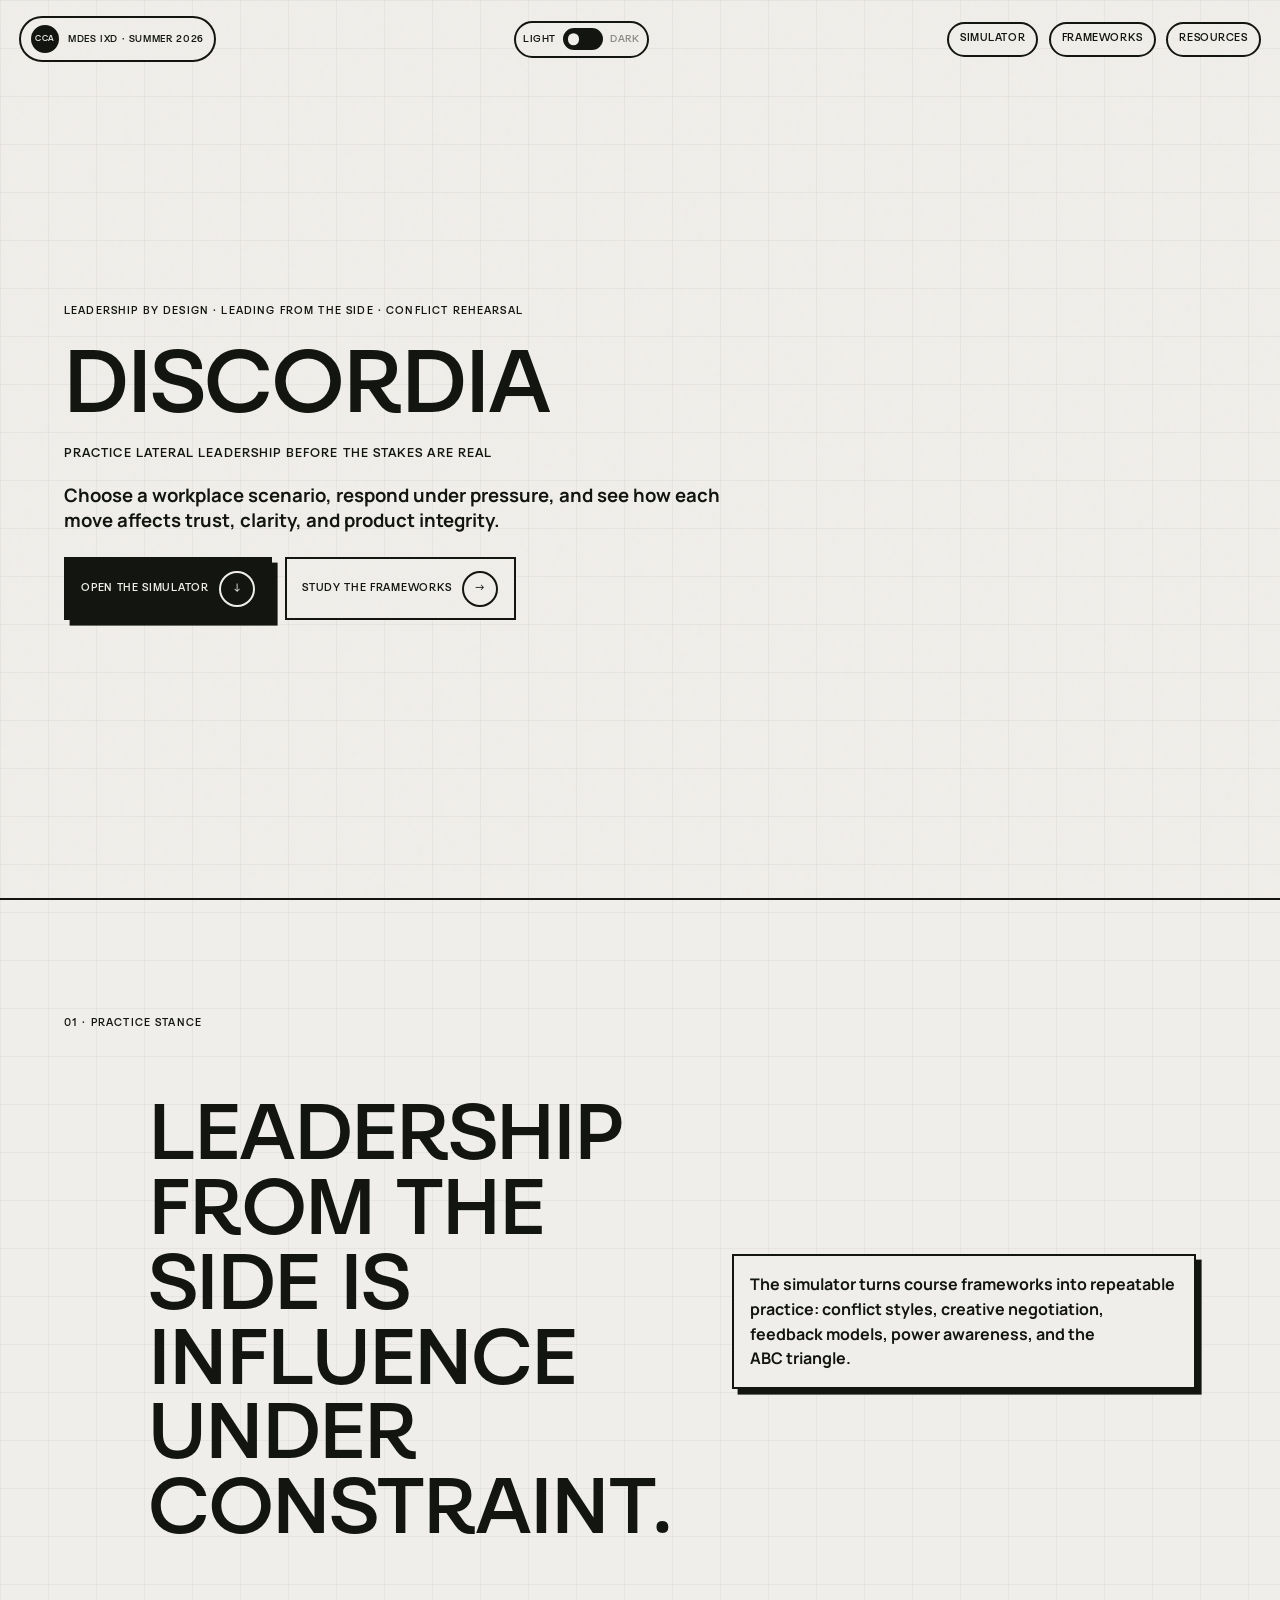
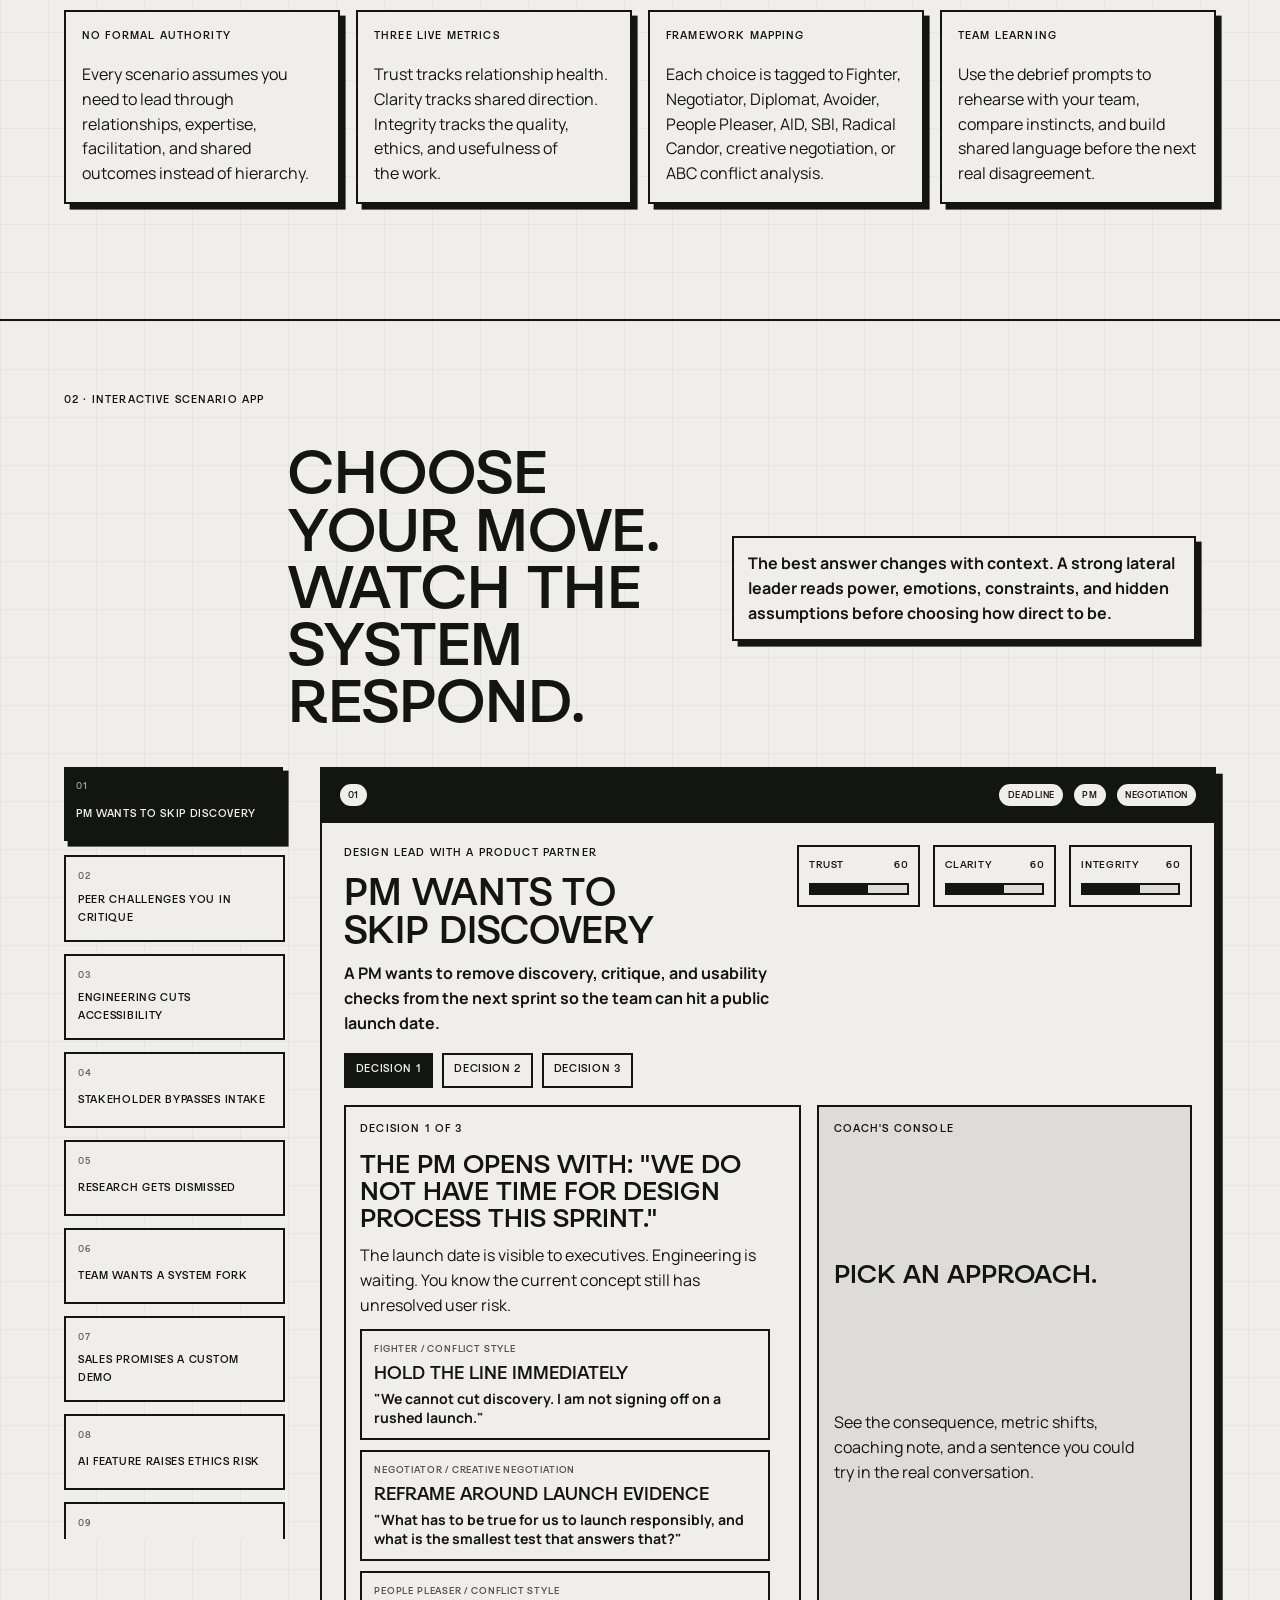
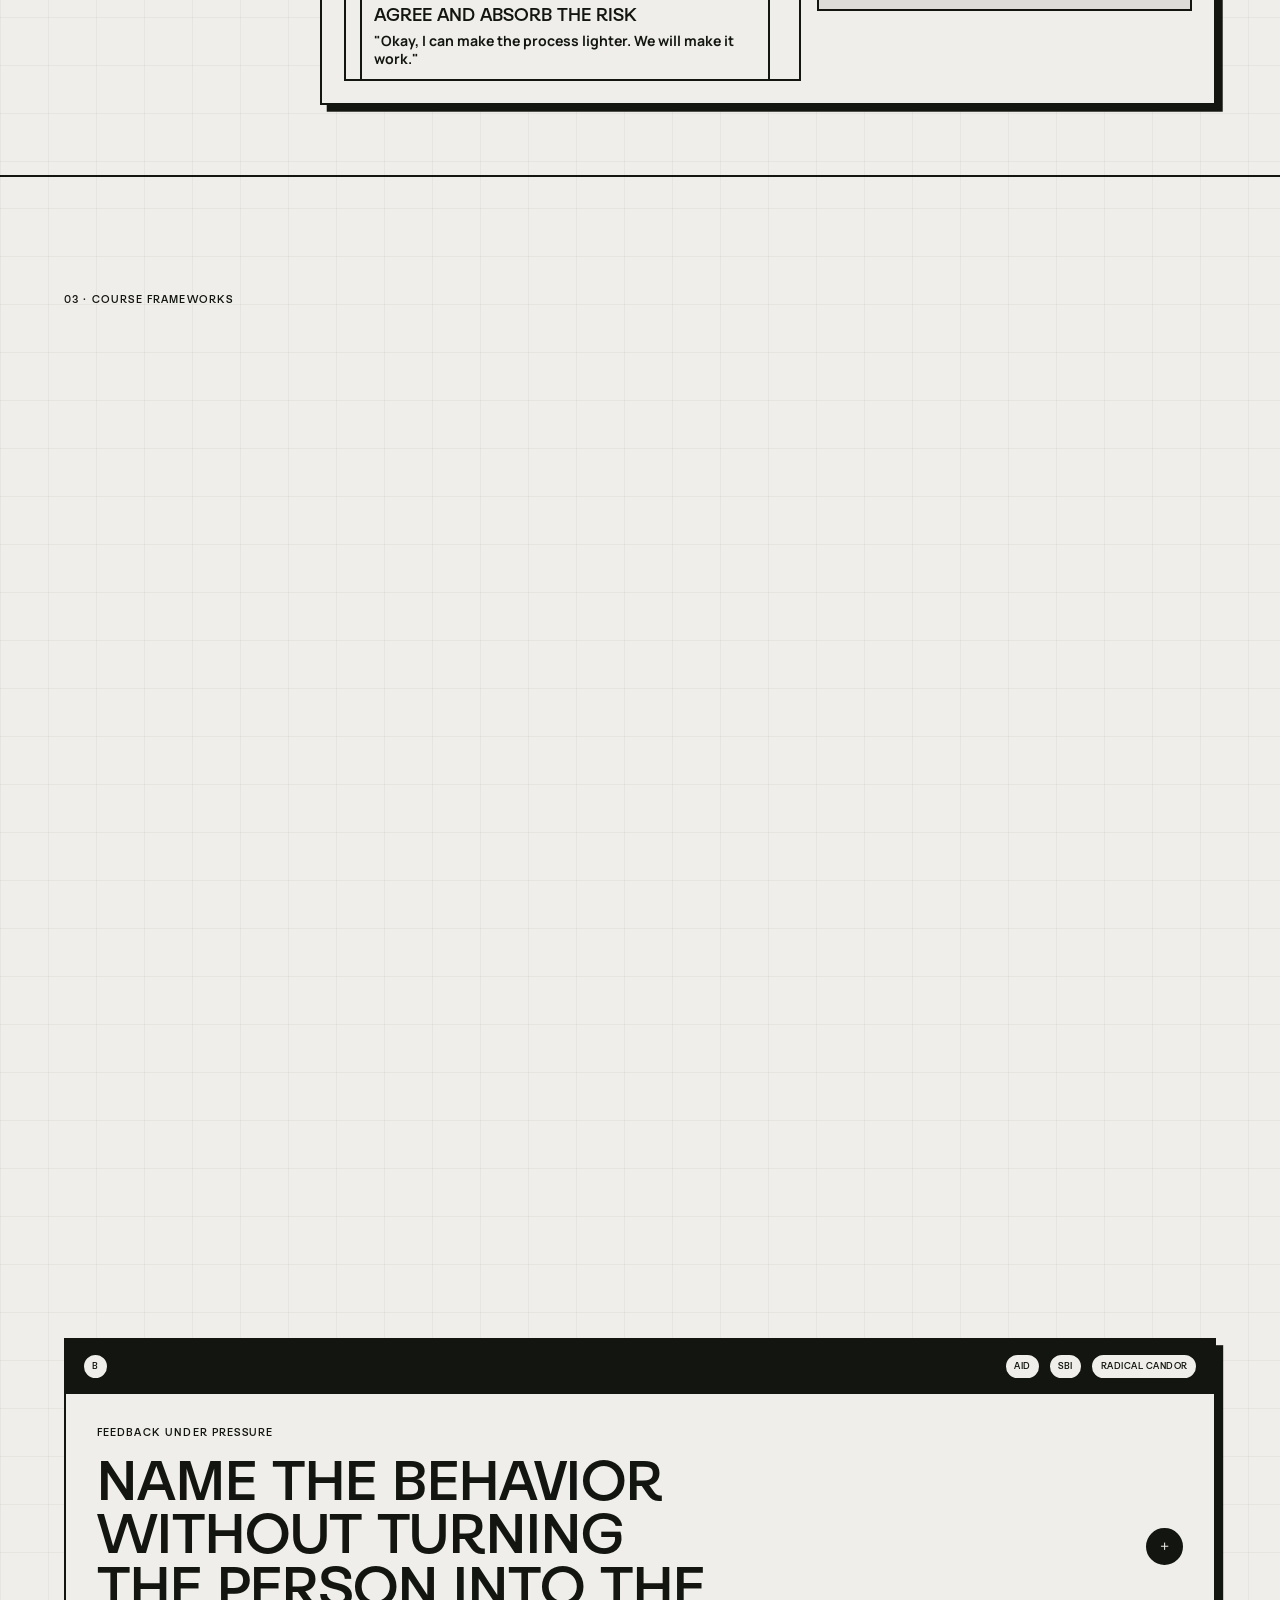
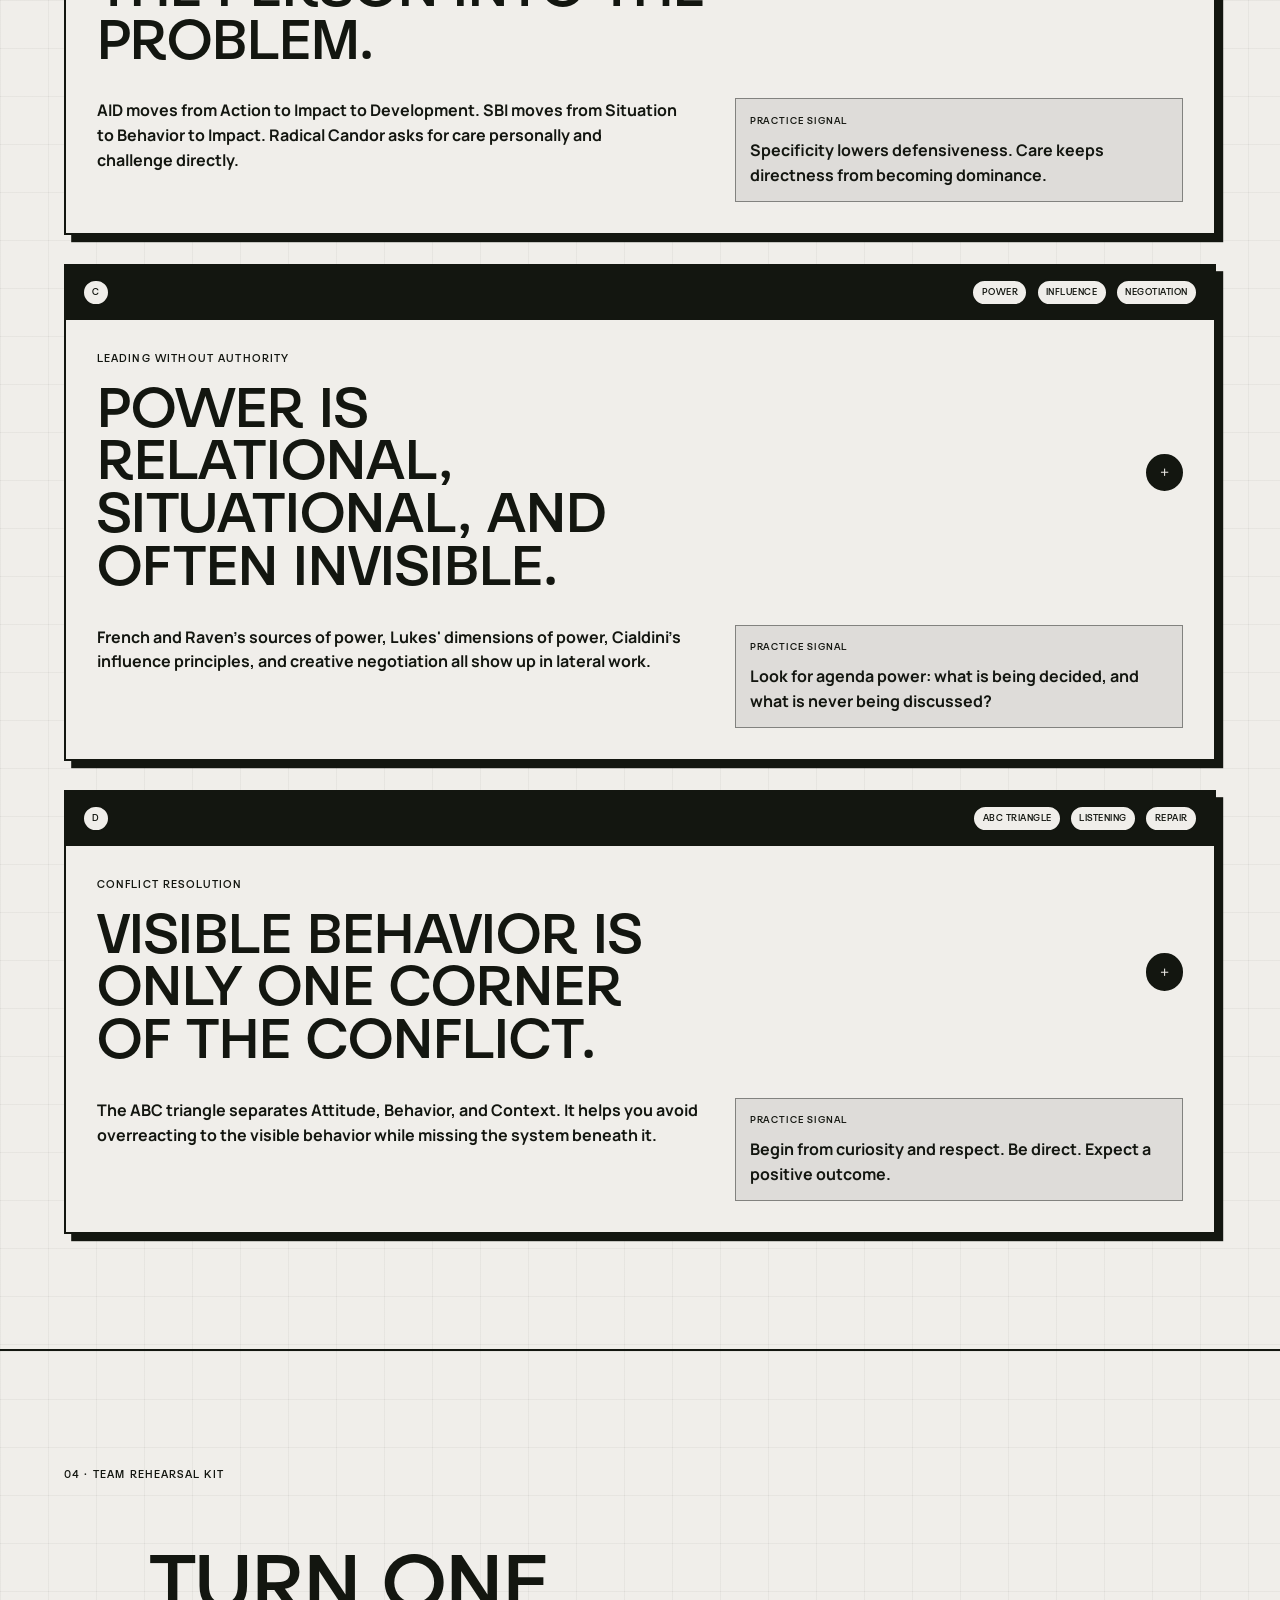
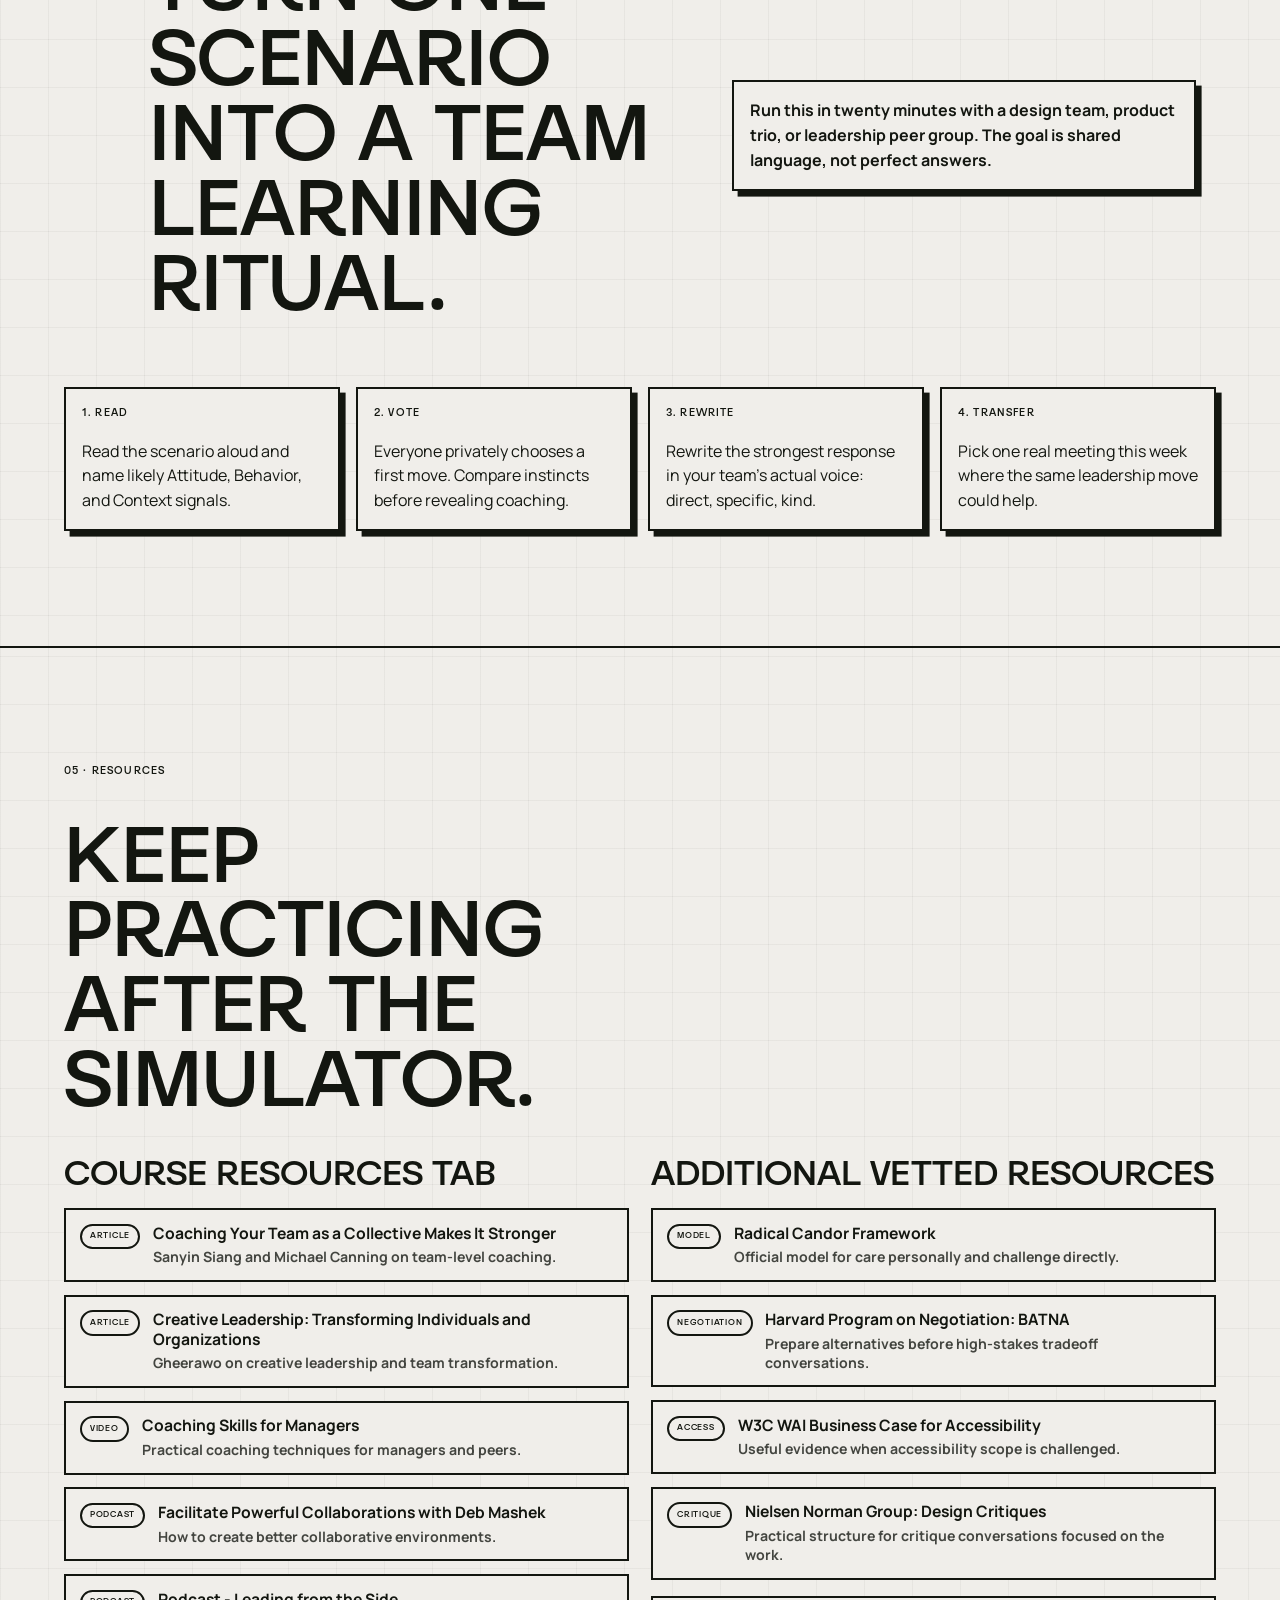
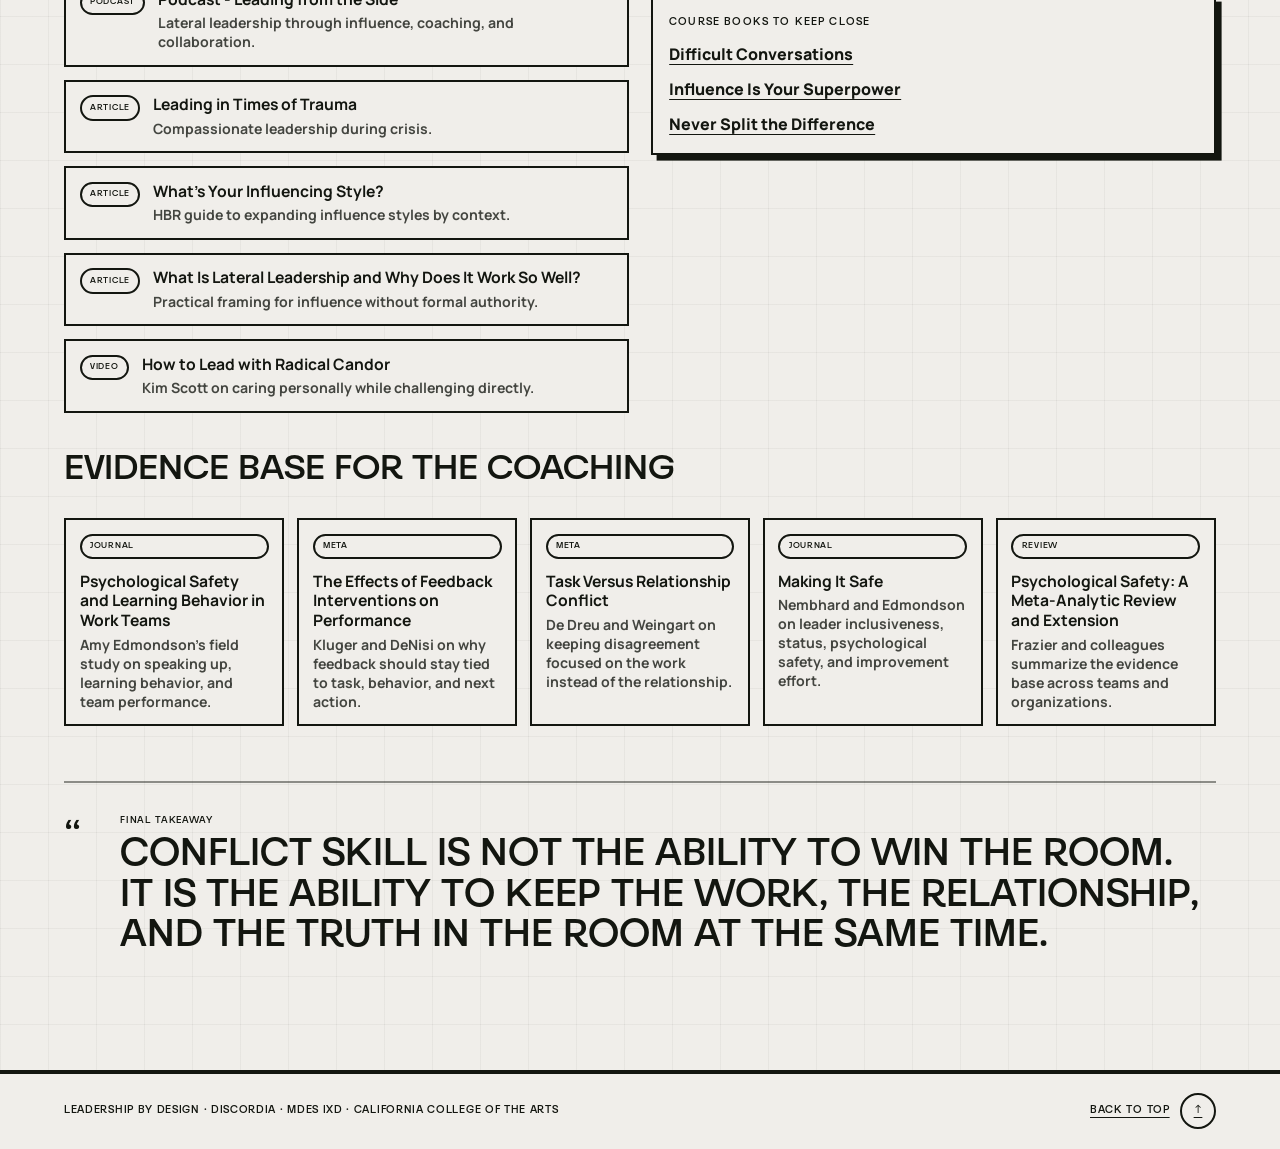
<file: index.html>
<!doctype html>
<html lang="en">
  <head>
    <meta charset="UTF-8" />
    <meta name="viewport" content="width=device-width, initial-scale=1.0" />
    <meta
      name="description"
      content="DISCORDIA is a Leadership by Design conflict resolution scenario app for practicing lateral leadership, feedback, negotiation, and conflict handling."
    />
    <meta name="theme-color" content="#F0EEEA" />
    <title>DISCORDIA</title>
    <link
      rel="icon"
      href="data:image/svg+xml,%3Csvg xmlns='http://www.w3.org/2000/svg' viewBox='0 0 64 64'%3E%3Crect width='64' height='64' rx='32' fill='%23131610'/%3E%3Cpath d='M18 20h28M18 32h28M18 44h18' stroke='%23f0eeea' stroke-width='4' stroke-linecap='round'/%3E%3Ccircle cx='46' cy='44' r='5' fill='%23f0eeea'/%3E%3C/svg%3E"
    />
    <script>
      (() => {
        document.documentElement.classList.add('js');
        try {
          const savedTheme = localStorage.getItem('conflict-simulator-theme');
          document.documentElement.dataset.theme = savedTheme === 'dark' ? 'dark' : 'light';
        } catch {
          document.documentElement.dataset.theme = 'light';
        }
      })();
    </script>
    <link rel="stylesheet" href="styles.css" />
    <script src="script.js" defer></script>
  </head>
  <body>
    <a class="skip-link" href="#main-content">Skip to content</a>

    <header class="site-header" data-header>
      <a class="brand-mark" href="#top" aria-label="Back to top">
        <span>CCA</span>
        <span>MDes IxD &middot; Summer 2026</span>
      </a>
      <button
        class="theme-toggle"
        type="button"
        data-theme-toggle
        aria-label="Switch to dark mode"
        aria-pressed="false"
      >
        <span class="theme-label theme-label-light">Light</span>
        <span class="theme-track" aria-hidden="true"><span></span></span>
        <span class="theme-label theme-label-dark">Dark</span>
      </button>
      <button class="menu-toggle" type="button" aria-expanded="false" aria-controls="site-nav">
        <span class="sr-only">Toggle menu</span>
        <span aria-hidden="true"></span>
        <span aria-hidden="true"></span>
      </button>
      <nav class="site-nav" id="site-nav" aria-label="Primary navigation">
        <a href="#simulator">Simulator</a>
        <a href="#frameworks">Frameworks</a>
        <a href="#resources">Resources</a>
      </nav>
    </header>

    <main id="main-content">
      <section class="hero" id="top" aria-labelledby="hero-title">
        <div class="hero-inner reveal">
          <p class="eyebrow hero-eyebrow">Leadership by Design &middot; Leading from the Side &middot; Conflict rehearsal</p>
          <div class="hero-grid">
            <div class="hero-copy">
              <h1 id="hero-title">DISCORDIA</h1>
              <p class="hero-title-line">Practice lateral leadership before the stakes are real</p>
              <p class="hero-support">
                Choose a workplace scenario, respond under pressure, and see how each move affects
                trust, clarity, and product integrity.
              </p>
              <div class="hero-actions" aria-label="Microsite shortcuts">
                <a class="text-link" href="#simulator">Open the simulator <span aria-hidden="true">&darr;</span></a>
                <a class="text-link" href="#frameworks">Study the frameworks <span aria-hidden="true">&rarr;</span></a>
              </div>
            </div>
          </div>
        </div>
      </section>

      <section class="overview-section" id="overview" aria-labelledby="overview-title">
        <div class="overview-inner">
          <p class="eyebrow reveal">01 &middot; Practice stance</p>
          <div class="section-heading reveal">
            <h2 id="overview-title">Leadership from the side is influence under constraint.</h2>
            <p>
              The simulator turns course frameworks into repeatable practice: conflict styles,
              creative negotiation, feedback models, power awareness, and the ABC triangle.
            </p>
          </div>

          <div class="context-grid reveal">
            <article class="context-card">
              <p class="detail-label">No formal authority</p>
              <p>
                Every scenario assumes you need to lead through relationships, expertise,
                facilitation, and shared outcomes instead of hierarchy.
              </p>
            </article>
            <article class="context-card">
              <p class="detail-label">Three live metrics</p>
              <p>
                Trust tracks relationship health. Clarity tracks shared direction. Integrity tracks
                the quality, ethics, and usefulness of the work.
              </p>
            </article>
            <article class="context-card">
              <p class="detail-label">Framework mapping</p>
              <p>
                Each choice is tagged to Fighter, Negotiator, Diplomat, Avoider, People Pleaser,
                AID, SBI, Radical Candor, creative negotiation, or ABC conflict analysis.
              </p>
            </article>
            <article class="context-card">
              <p class="detail-label">Team learning</p>
              <p>
                Use the debrief prompts to rehearse with your team, compare instincts, and build
                shared language before the next real disagreement.
              </p>
            </article>
          </div>
        </div>
      </section>

      <section class="simulator-section sections-section" id="simulator" aria-labelledby="simulator-title">
        <div class="sections-opener">
          <p class="eyebrow reveal">02 &middot; Interactive scenario app</p>
          <div class="section-heading reveal">
            <h2 id="simulator-title">Choose your move. Watch the system respond.</h2>
            <p>
              The best answer changes with context. A strong lateral leader reads power, emotions,
              constraints, and hidden assumptions before choosing how direct to be.
            </p>
          </div>
        </div>

        <div class="simulator-shell reveal" id="simulator-console">
          <div class="scenario-rail" aria-label="Scenario selector" id="scenario-rail"></div>

          <article class="leadership-panel simulator-console" aria-live="polite">
            <div class="panel-top">
              <p class="panel-number" id="scenario-number">01</p>
              <div class="panel-tags" id="scenario-tags" aria-label="Scenario themes"></div>
            </div>

            <div class="console-body">
              <div class="scenario-brief">
                <p class="detail-label" id="scenario-role">Design lead</p>
                <h3 id="scenario-title">Scenario title</h3>
                <p id="scenario-summary"></p>
              </div>

              <div class="metric-board" aria-label="Scenario metrics">
                <div class="metric">
                  <div class="metric-top"><span>Trust</span><strong id="metric-trust-value">60</strong></div>
                  <div class="metric-track"><span id="metric-trust"></span></div>
                </div>
                <div class="metric">
                  <div class="metric-top"><span>Clarity</span><strong id="metric-clarity-value">60</strong></div>
                  <div class="metric-track"><span id="metric-clarity"></span></div>
                </div>
                <div class="metric">
                  <div class="metric-top"><span>Integrity</span><strong id="metric-integrity-value">60</strong></div>
                  <div class="metric-track"><span id="metric-integrity"></span></div>
                </div>
              </div>

              <div class="stage-track" id="stage-track" aria-label="Decision progress"></div>

              <div class="decision-grid">
                <section class="decision-pane" aria-labelledby="decision-title">
                  <p class="eyebrow" id="decision-kicker">Decision 1 of 3</p>
                  <h4 id="decision-title"></h4>
                  <p id="decision-context"></p>
                  <div class="choice-list" id="choice-list"></div>
                </section>

                <div class="outcome-column">
                  <aside class="outcome-pane" id="outcome-pane" aria-label="Coaching outcome">
                    <div class="outcome-audit">
                      <p class="detail-label">Coach's console</p>
                      <h4>Pick an approach.</h4>
                      <p>
                        See the consequence, metric shifts, coaching note, and a sentence you could try
                        in the real conversation.
                      </p>
                    </div>
                  </aside>
                  <div class="outcome-actions" id="outcome-actions" aria-live="polite"></div>
                </div>
              </div>
            </div>
          </article>
        </div>
      </section>

      <section class="framework-section overview-section" id="frameworks" aria-labelledby="frameworks-title">
        <div class="overview-inner">
          <p class="eyebrow reveal">03 &middot; Course frameworks</p>
          <div class="section-heading reveal">
            <h2 id="frameworks-title">Use the right tool for the tension you are in.</h2>
            <p>
              These are the models embedded in the simulator. Open each panel for the operating
              logic, failure modes, and practice moves behind the choices.
            </p>
          </div>

          <div class="accordion-list framework-list">
            <article class="leadership-panel reveal">
              <div class="panel-top">
                <p class="panel-number">A</p>
                <div class="panel-tags"><span>Conflict styles</span><span>Timing</span><span>Risk</span></div>
              </div>
              <button class="panel-toggle" type="button" aria-expanded="false" aria-controls="panel-conflict-styles">
                <span class="toggle-copy">
                  <span class="panel-kicker">Five conflict-handling approaches</span>
                  <span class="panel-title">The style is not good or bad until context makes it so.</span>
                </span>
                <span class="toggle-icon" aria-hidden="true">+</span>
              </button>
              <div class="panel-preview">
                <p>
                  Fighter, Negotiator, Diplomat, Avoider, and People Pleaser each solve a different
                  part of conflict. Each one also creates predictable risk when overused.
                </p>
                <p class="insight"><span>Practice signal</span>Ask what the moment needs: speed, learning, repair, cooling down, or trust building.</p>
              </div>
              <div class="panel-details" id="panel-conflict-styles">
                <p>
                  Fighter works when a fast, principled boundary is needed. Negotiator works when
                  both sides have real constraints and hidden assumptions to surface. Diplomat works
                  when temporary alignment matters more than solving everything now.
                </p>
                <p>
                  Avoider can be wise when emotions are too hot or the issue is not worth the
                  relationship cost. People Pleaser can build goodwill, but it becomes risky when
                  agreement hides what the team actually needs to say.
                </p>
                <div class="framework-deep-grid">
                  <article>
                    <p class="detail-label">How to choose</p>
                    <p>
                      Start with stakes and timing. If user harm, ethics, or team safety are on the
                      line, a stronger boundary may be needed. If both sides hold partial truth,
                      negotiate. If the team is flooded, cool the system before solving.
                    </p>
                  </article>
                  <article>
                    <p class="detail-label">Failure mode</p>
                    <p>
                      Fighter becomes dominance, Negotiator becomes over-trading, Diplomat becomes
                      vague compromise, Avoider becomes silence, and People Pleaser becomes false
                      agreement.
                    </p>
                  </article>
                  <article>
                    <p class="detail-label">Practice move</p>
                    <p>
                      Name your instinct before acting: "My first impulse is to smooth this over.
                      What would the work need if I were not trying to keep everyone comfortable?"
                    </p>
                  </article>
                </div>
              </div>
            </article>

            <article class="leadership-panel reveal">
              <div class="panel-top">
                <p class="panel-number">B</p>
                <div class="panel-tags"><span>AID</span><span>SBI</span><span>Radical Candor</span></div>
              </div>
              <button class="panel-toggle" type="button" aria-expanded="false" aria-controls="panel-feedback-models">
                <span class="toggle-copy">
                  <span class="panel-kicker">Feedback under pressure</span>
                  <span class="panel-title">Name the behavior without turning the person into the problem.</span>
                </span>
                <span class="toggle-icon" aria-hidden="true">+</span>
              </button>
              <div class="panel-preview">
                <p>
                  AID moves from Action to Impact to Development. SBI moves from Situation to
                  Behavior to Impact. Radical Candor asks for care personally and challenge directly.
                </p>
                <p class="insight"><span>Practice signal</span>Specificity lowers defensiveness. Care keeps directness from becoming dominance.</p>
              </div>
              <div class="panel-details" id="panel-feedback-models">
                <p>
                  Use AID when you want a clear development path. Use SBI when the first job is to
                  ground the conversation in observable behavior. Use Radical Candor when the risk
                  is either false harmony or harsh truth without enough care.
                </p>
                <p>
                  In critique, remember the difference between feedback and critique: critique
                  evaluates the work against the objective; feedback helps a person improve
                  behavior, understanding, or collaboration.
                </p>
                <div class="framework-deep-grid">
                  <article>
                    <p class="detail-label">AID</p>
                    <p>
                      Action names what happened. Impact explains why it matters. Development
                      proposes the next behavior.
                    </p>
                  </article>
                  <article>
                    <p class="detail-label">SBI</p>
                    <p>
                      Situation grounds the moment, Behavior stays observable, and Impact names the
                      effect. It avoids labels until shared facts are clear.
                    </p>
                  </article>
                  <article>
                    <p class="detail-label">Radical Candor</p>
                    <p>
                      Challenge without care can feel like attack; care without challenge can become
                      unclear kindness. The pairing is the leadership move.
                    </p>
                  </article>
                  <article>
                    <p class="detail-label">Critique container</p>
                    <p>
                      Name the objective, the decision needed, the kind of feedback wanted, and the
                      criteria for judging the work.
                    </p>
                  </article>
                </div>
              </div>
            </article>

            <article class="leadership-panel reveal">
              <div class="panel-top">
                <p class="panel-number">C</p>
                <div class="panel-tags"><span>Power</span><span>Influence</span><span>Negotiation</span></div>
              </div>
              <button class="panel-toggle" type="button" aria-expanded="false" aria-controls="panel-power">
                <span class="toggle-copy">
                  <span class="panel-kicker">Leading without authority</span>
                  <span class="panel-title">Power is relational, situational, and often invisible.</span>
                </span>
                <span class="toggle-icon" aria-hidden="true">+</span>
              </button>
              <div class="panel-preview">
                <p>
                  French and Raven's sources of power, Lukes' dimensions of power, Cialdini's
                  influence principles, and creative negotiation all show up in lateral work.
                </p>
                <p class="insight"><span>Practice signal</span>Look for agenda power: what is being decided, and what is never being discussed?</p>
              </div>
              <div class="panel-details" id="panel-power">
                <p>
                  Referent, expert, informational, connection, and resource power can all help a
                  designer influence across functions. The simulator rewards moves that make that
                  influence visible without turning it into a power struggle.
                </p>
                <p>
                  Creative negotiation asks you to understand who, what, when, where, and why before
                  anchoring a path forward. Integrative negotiation creates shared gain; distributive
                  negotiation treats the moment as a zero-sum contest.
                </p>
                <div class="framework-deep-grid">
                  <article>
                    <p class="detail-label">Read power first</p>
                    <p>
                      Ask who can decide, who can block, who has information, who has social trust,
                      and whose needs are missing from the agenda.
                    </p>
                  </article>
                  <article>
                    <p class="detail-label">Use power cleanly</p>
                    <p>
                      Expert power should clarify risk. Informational power should help the group
                      decide. Connection power should bring the right people together.
                    </p>
                  </article>
                  <article>
                    <p class="detail-label">Negotiate creatively</p>
                    <p>
                      Separate positions from interests. A PM may protect a date, engineering may
                      protect capacity, and design may protect user confidence.
                    </p>
                  </article>
                  <article>
                    <p class="detail-label">Anchor with options</p>
                    <p>
                      Bring two or three paths with explicit tradeoffs: fastest, safest, and
                      recommended. Options make the decision real.
                    </p>
                  </article>
                </div>
              </div>
            </article>

            <article class="leadership-panel reveal">
              <div class="panel-top">
                <p class="panel-number">D</p>
                <div class="panel-tags"><span>ABC triangle</span><span>Listening</span><span>Repair</span></div>
              </div>
              <button class="panel-toggle" type="button" aria-expanded="false" aria-controls="panel-abc">
                <span class="toggle-copy">
                  <span class="panel-kicker">Conflict resolution</span>
                  <span class="panel-title">Visible behavior is only one corner of the conflict.</span>
                </span>
                <span class="toggle-icon" aria-hidden="true">+</span>
              </button>
              <div class="panel-preview">
                <p>
                  The ABC triangle separates Attitude, Behavior, and Context. It helps you avoid
                  overreacting to the visible behavior while missing the system beneath it.
                </p>
                <p class="insight"><span>Practice signal</span>Begin from curiosity and respect. Be direct. Expect a positive outcome.</p>
              </div>
              <div class="panel-details" id="panel-abc">
                <p>
                  Attitude includes assumptions, emotions, and perceptions. Behavior includes the
                  visible statements and actions. Context includes the political, cultural,
                  historical, and economic background that shapes the tension.
                </p>
                <p>
                  Strong repair often starts with one sentence that acknowledges impact, one
                  question that reveals context, and one proposal that creates a next experiment.
                </p>
                <div class="framework-deep-grid">
                  <article>
                    <p class="detail-label">Attitude</p>
                    <p>
                      Look for the invisible story: fear of missing a deadline, anxiety about
                      quality, resentment from past decisions, or assumptions about authority.
                    </p>
                  </article>
                  <article>
                    <p class="detail-label">Behavior</p>
                    <p>
                      Stay concrete. "The request bypassed intake" is easier to work with than
                      "stakeholders do not respect design."
                    </p>
                  </article>
                  <article>
                    <p class="detail-label">Context</p>
                    <p>
                      Context explains why reasonable people may be acting badly: incentives,
                      leadership pressure, unclear ownership, scarce time, or weak process.
                    </p>
                  </article>
                  <article>
                    <p class="detail-label">Repair script</p>
                    <p>
                      "I want to pause on what happened, because the impact matters. What constraint
                      were you solving for? Here is what I need us to try next time."
                    </p>
                  </article>
                </div>
              </div>
            </article>
          </div>
        </div>
      </section>

      <section class="team-section sections-section" id="team-practice" aria-labelledby="team-title">
        <div class="sections-opener">
          <p class="eyebrow reveal">04 &middot; Team rehearsal kit</p>
          <div class="section-heading reveal">
            <h2 id="team-title">Turn one scenario into a team learning ritual.</h2>
            <p>
              Run this in twenty minutes with a design team, product trio, or leadership peer group.
              The goal is shared language, not perfect answers.
            </p>
          </div>
        </div>

        <div class="context-grid rehearsal-grid reveal">
          <article class="context-card">
            <p class="detail-label">1. Read</p>
            <p>Read the scenario aloud and name likely Attitude, Behavior, and Context signals.</p>
          </article>
          <article class="context-card">
            <p class="detail-label">2. Vote</p>
            <p>Everyone privately chooses a first move. Compare instincts before revealing coaching.</p>
          </article>
          <article class="context-card">
            <p class="detail-label">3. Rewrite</p>
            <p>Rewrite the strongest response in your team's actual voice: direct, specific, kind.</p>
          </article>
          <article class="context-card">
            <p class="detail-label">4. Transfer</p>
            <p>Pick one real meeting this week where the same leadership move could help.</p>
          </article>
        </div>
      </section>

      <section class="resources-section synthesis-section" id="resources" aria-labelledby="resources-title">
        <div class="synthesis-inner reveal">
          <p class="eyebrow">05 &middot; Resources</p>
          <h2 id="resources-title">Keep practicing after the simulator.</h2>
          <div class="resource-columns">
            <section aria-labelledby="course-resources-title">
              <h3 id="course-resources-title">Course Resources Tab</h3>
              <div class="resource-list compact-resource-list">
                <a class="resource-card" href="https://hbr.org/2023/02/coaching-your-team-as-a-collective-makes-it-stronger" target="_blank" rel="noopener noreferrer">
                  <span class="resource-type-badge">Article</span>
                  <span class="resource-info"><strong>Coaching Your Team as a Collective Makes It Stronger</strong><span>Sanyin Siang and Michael Canning on team-level coaching.</span></span>
                </a>
                <a class="resource-card" href="https://www.designcouncil.org.uk/" target="_blank" rel="noopener noreferrer">
                  <span class="resource-type-badge">Article</span>
                  <span class="resource-info"><strong>Creative Leadership: Transforming Individuals and Organizations</strong><span>Gheerawo on creative leadership and team transformation.</span></span>
                </a>
                <a class="resource-card" href="https://www.youtube.com/playlist?list=PLA9AAA962AF5146A2" target="_blank" rel="noopener noreferrer">
                  <span class="resource-type-badge">Video</span>
                  <span class="resource-info"><strong>Coaching Skills for Managers</strong><span>Practical coaching techniques for managers and peers.</span></span>
                </a>
                <a class="resource-card" href="https://themodernmanager.com/podcast-252/" target="_blank" rel="noopener noreferrer">
                  <span class="resource-type-badge">Podcast</span>
                  <span class="resource-info"><strong>Facilitate Powerful Collaborations with Deb Mashek</strong><span>How to create better collaborative environments.</span></span>
                </a>
                <a class="resource-card" href="https://open.spotify.com/episode/0nC1hrKyBxJYJNDXdb2yDS" target="_blank" rel="noopener noreferrer">
                  <span class="resource-type-badge">Podcast</span>
                  <span class="resource-info"><strong>Podcast - Leading from the Side</strong><span>Lateral leadership through influence, coaching, and collaboration.</span></span>
                </a>
                <a class="resource-card" href="https://hbr.org/2002/01/leading-in-times-of-trauma" target="_blank" rel="noopener noreferrer">
                  <span class="resource-type-badge">Article</span>
                  <span class="resource-info"><strong>Leading in Times of Trauma</strong><span>Compassionate leadership during crisis.</span></span>
                </a>
                <a class="resource-card" href="https://hbr.org/2012/01/whats-your-influencing-style" target="_blank" rel="noopener noreferrer">
                  <span class="resource-type-badge">Article</span>
                  <span class="resource-info"><strong>What's Your Influencing Style?</strong><span>HBR guide to expanding influence styles by context.</span></span>
                </a>
                <a class="resource-card" href="https://www.inc.com/robin-camarote/what-is-lateral-leadership-why-does-it-work-so-well.html" target="_blank" rel="noopener noreferrer">
                  <span class="resource-type-badge">Article</span>
                  <span class="resource-info"><strong>What Is Lateral Leadership and Why Does It Work So Well?</strong><span>Practical framing for influence without formal authority.</span></span>
                </a>
                <a class="resource-card" href="https://www.ted.com/talks/kim_scott_how_to_lead_with_radical_candor" target="_blank" rel="noopener noreferrer">
                  <span class="resource-type-badge">Video</span>
                  <span class="resource-info"><strong>How to Lead with Radical Candor</strong><span>Kim Scott on caring personally while challenging directly.</span></span>
                </a>
              </div>
            </section>

            <section aria-labelledby="deeper-resources-title">
              <h3 id="deeper-resources-title">Additional Vetted Resources</h3>
              <div class="resource-list compact-resource-list">
                <a class="resource-card" href="https://www.radicalcandor.com/our-approach" target="_blank" rel="noopener noreferrer">
                  <span class="resource-type-badge">Model</span>
                  <span class="resource-info"><strong>Radical Candor Framework</strong><span>Official model for care personally and challenge directly.</span></span>
                </a>
                <a class="resource-card" href="https://www.pon.harvard.edu/daily/batna/translate-your-batna-to-the-current-deal/" target="_blank" rel="noopener noreferrer">
                  <span class="resource-type-badge">Negotiation</span>
                  <span class="resource-info"><strong>Harvard Program on Negotiation: BATNA</strong><span>Prepare alternatives before high-stakes tradeoff conversations.</span></span>
                </a>
                <a class="resource-card" href="https://www.w3.org/WAI/business-case/" target="_blank" rel="noopener noreferrer">
                  <span class="resource-type-badge">Access</span>
                  <span class="resource-info"><strong>W3C WAI Business Case for Accessibility</strong><span>Useful evidence when accessibility scope is challenged.</span></span>
                </a>
                <a class="resource-card" href="https://www.nngroup.com/articles/design-critiques/" target="_blank" rel="noopener noreferrer">
                  <span class="resource-type-badge">Critique</span>
                  <span class="resource-info"><strong>Nielsen Norman Group: Design Critiques</strong><span>Practical structure for critique conversations focused on the work.</span></span>
                </a>
              </div>

              <div class="book-stack">
                <p class="detail-label">Course books to keep close</p>
                <a href="https://www.penguinrandomhouse.com/books/330812/difficult-conversations-by-douglas-stone-bruce-patton-and-sheila-heen/" target="_blank" rel="noopener noreferrer">Difficult Conversations</a>
                <a href="https://www.zoechance.com/book" target="_blank" rel="noopener noreferrer">Influence Is Your Superpower</a>
                <a href="https://www.blackswanltd.com/never-split-the-difference" target="_blank" rel="noopener noreferrer">Never Split the Difference</a>
              </div>
            </section>
          </div>

          <section class="evidence-section" aria-labelledby="evidence-title">
            <h3 id="evidence-title">Evidence Base for the Coaching</h3>
            <div class="evidence-grid">
              <a class="resource-card" href="https://doi.org/10.2307/2666999" target="_blank" rel="noopener noreferrer">
                <span class="resource-type-badge">Journal</span>
                <span class="resource-info"><strong>Psychological Safety and Learning Behavior in Work Teams</strong><span>Amy Edmondson's field study on speaking up, learning behavior, and team performance.</span></span>
              </a>
              <a class="resource-card" href="https://doi.org/10.1037/0033-2909.119.2.254" target="_blank" rel="noopener noreferrer">
                <span class="resource-type-badge">Meta</span>
                <span class="resource-info"><strong>The Effects of Feedback Interventions on Performance</strong><span>Kluger and DeNisi on why feedback should stay tied to task, behavior, and next action.</span></span>
              </a>
              <a class="resource-card" href="https://doi.org/10.1037/0021-9010.88.4.741" target="_blank" rel="noopener noreferrer">
                <span class="resource-type-badge">Meta</span>
                <span class="resource-info"><strong>Task Versus Relationship Conflict</strong><span>De Dreu and Weingart on keeping disagreement focused on the work instead of the relationship.</span></span>
              </a>
              <a class="resource-card" href="https://doi.org/10.1002/job.413" target="_blank" rel="noopener noreferrer">
                <span class="resource-type-badge">Journal</span>
                <span class="resource-info"><strong>Making It Safe</strong><span>Nembhard and Edmondson on leader inclusiveness, status, psychological safety, and improvement effort.</span></span>
              </a>
              <a class="resource-card" href="https://doi.org/10.1111/peps.12183" target="_blank" rel="noopener noreferrer">
                <span class="resource-type-badge">Review</span>
                <span class="resource-info"><strong>Psychological Safety: A Meta-Analytic Review and Extension</strong><span>Frazier and colleagues summarize the evidence base across teams and organizations.</span></span>
              </a>
            </div>
          </section>

          <blockquote>
            <span>Final takeaway</span>
            Conflict skill is not the ability to win the room. It is the ability to keep the work,
            the relationship, and the truth in the room at the same time.
          </blockquote>
        </div>
      </section>
    </main>

    <footer class="site-footer">
      <p>Leadership by Design &middot; DISCORDIA &middot; MDes IxD &middot; California College of the Arts</p>
      <a class="text-link" href="#top">Back to top <span aria-hidden="true">&uarr;</span></a>
    </footer>
  </body>
</html>
</file>
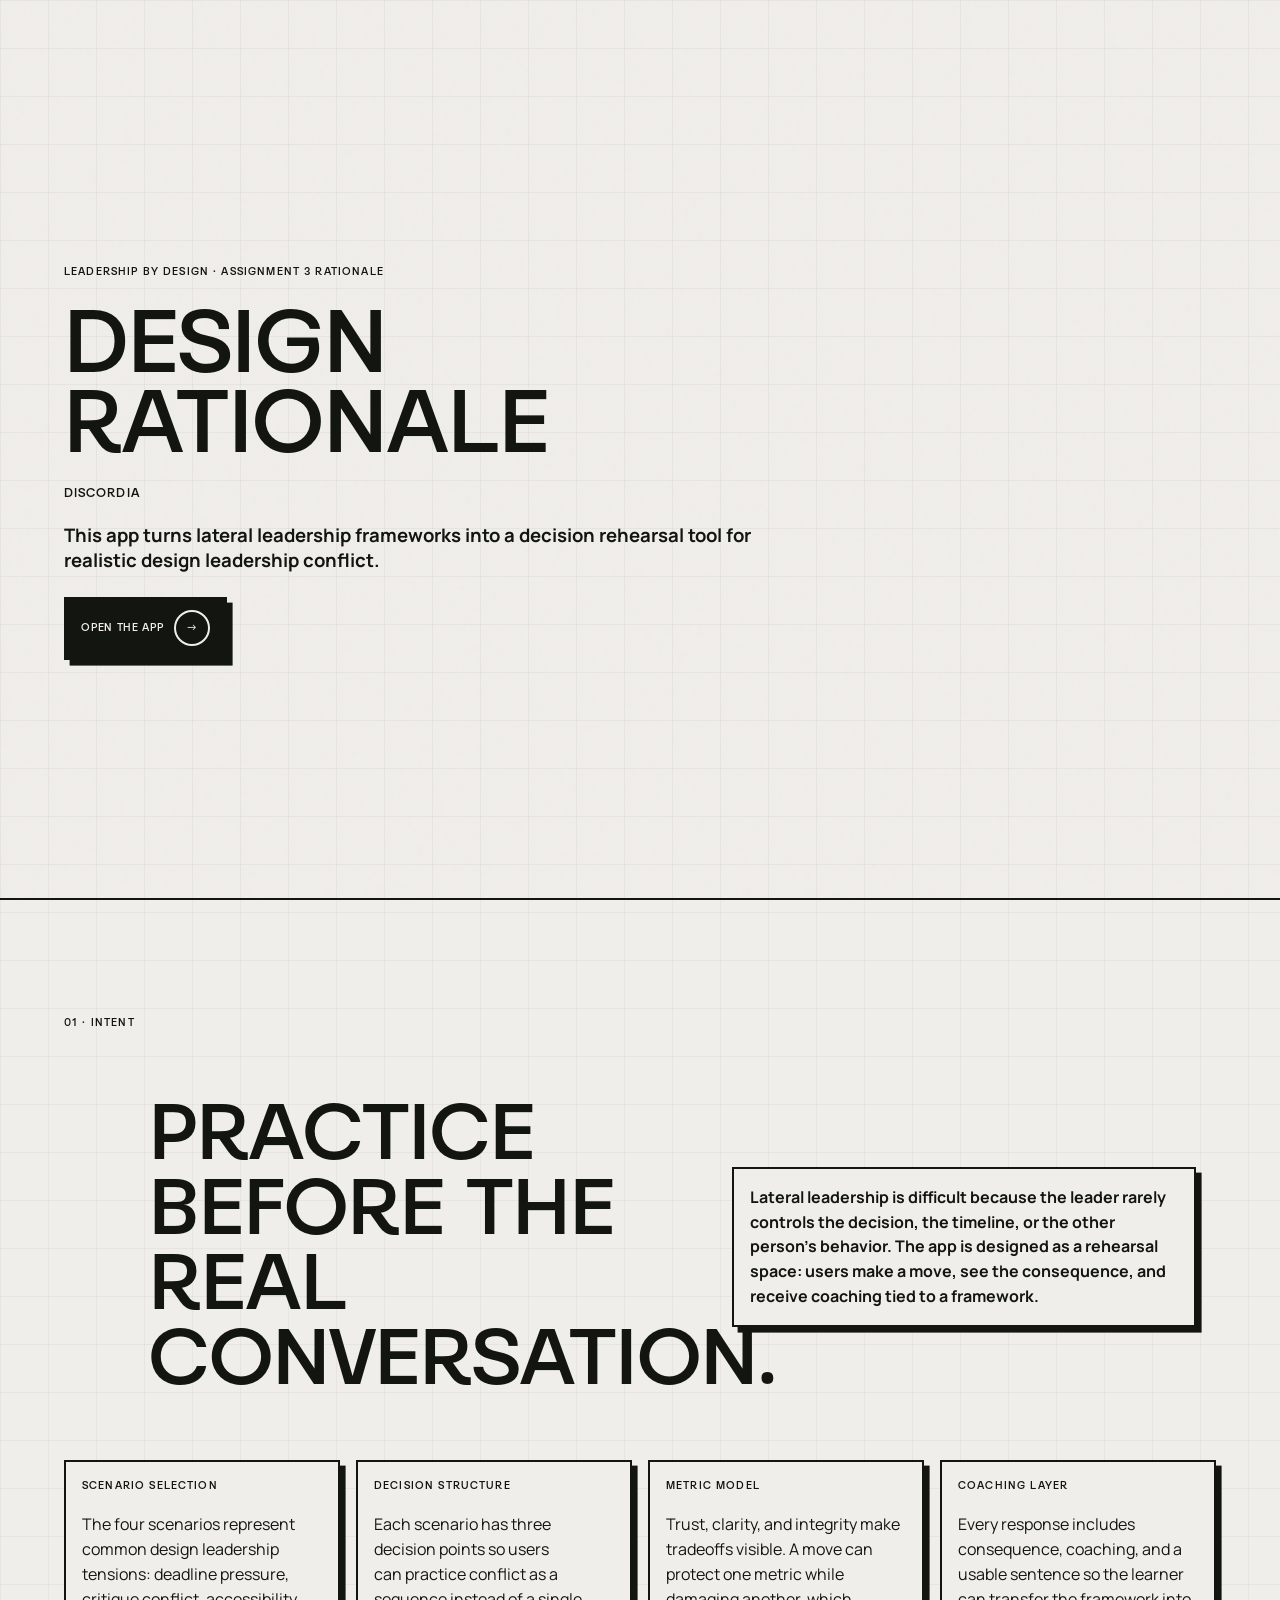
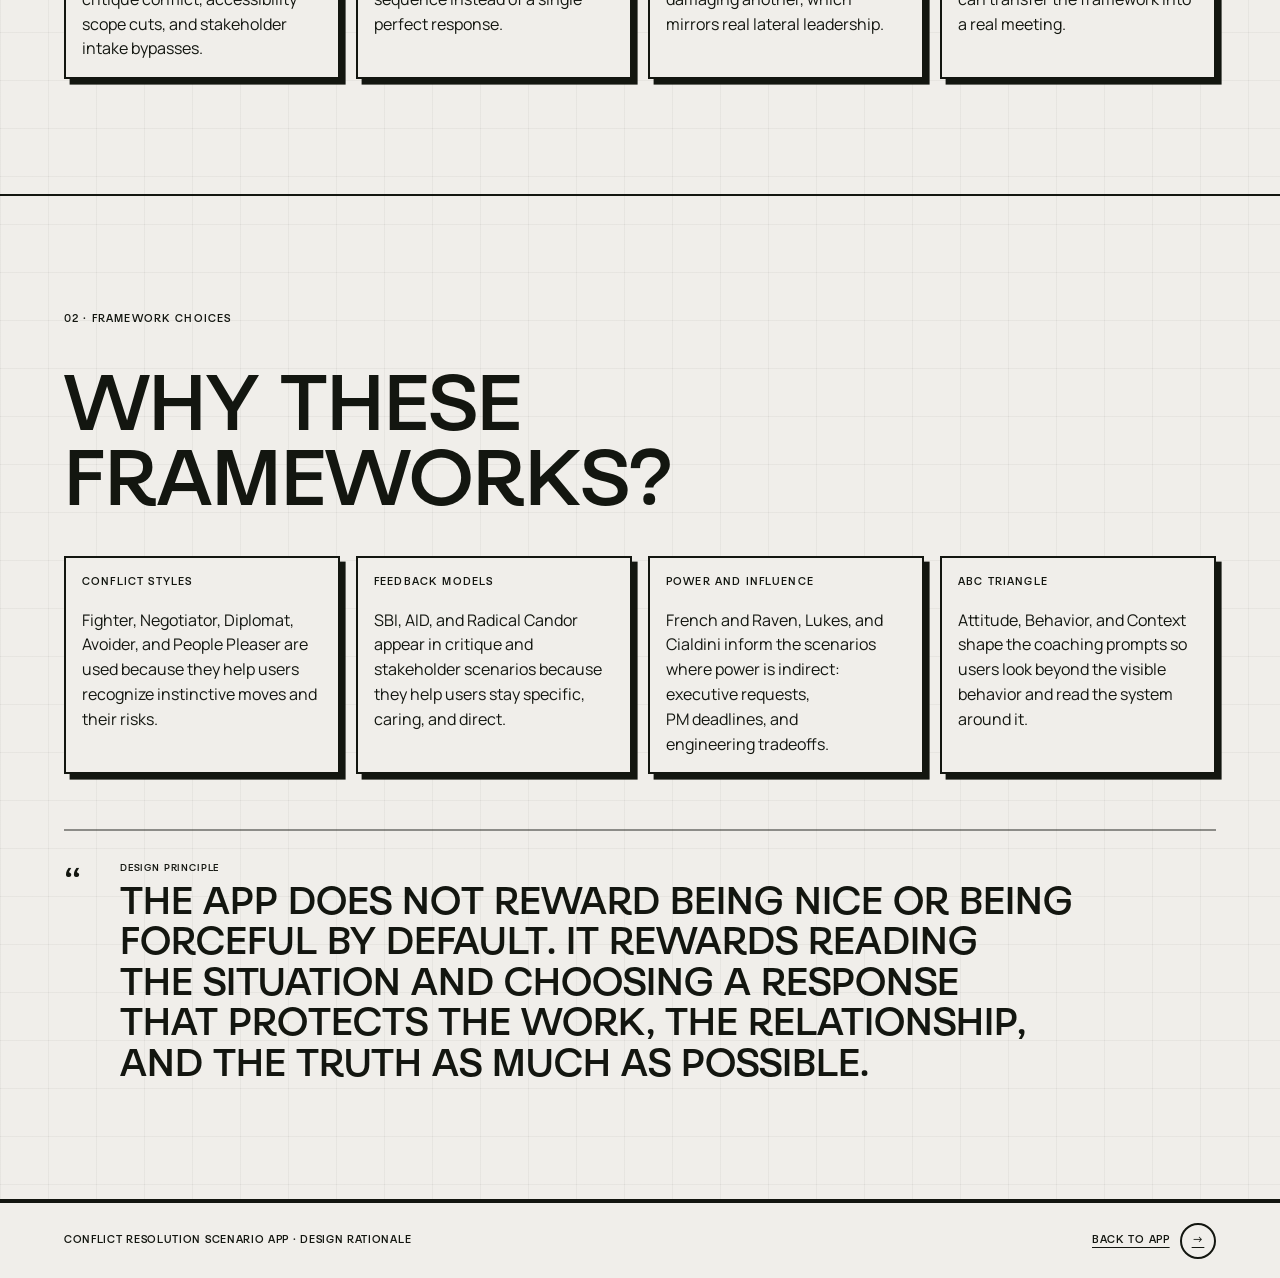
<file: design-rationale.html>
<!doctype html>
<html lang="en" data-theme="light">
  <head>
    <meta charset="UTF-8" />
    <meta name="viewport" content="width=device-width, initial-scale=1.0" />
    <meta
      name="description"
      content="Design rationale for DISCORDIA."
    />
    <meta name="theme-color" content="#F0EEEA" />
    <title>Design Rationale - DISCORDIA</title>
    <link rel="stylesheet" href="styles.css" />
  </head>
  <body>
    <main id="main-content">
      <section class="hero compact-rationale-hero" id="top" aria-labelledby="hero-title">
        <div class="hero-inner reveal is-visible">
          <p class="eyebrow hero-eyebrow">Leadership by Design &middot; Assignment 3 rationale</p>
          <div class="hero-grid">
            <div class="hero-copy">
              <h1 id="hero-title">Design Rationale</h1>
              <p class="hero-title-line">DISCORDIA</p>
              <p class="hero-support">
                This app turns lateral leadership frameworks into a decision rehearsal tool for
                realistic design leadership conflict.
              </p>
              <div class="hero-actions">
                <a class="text-link" href="index.html">Open the app <span aria-hidden="true">&rarr;</span></a>
              </div>
            </div>
          </div>
        </div>
      </section>

      <section class="overview-section">
        <div class="overview-inner">
          <p class="eyebrow reveal is-visible">01 &middot; Intent</p>
          <div class="section-heading reveal is-visible">
            <h2>Practice before the real conversation.</h2>
            <p>
              Lateral leadership is difficult because the leader rarely controls the decision, the
              timeline, or the other person's behavior. The app is designed as a rehearsal space:
              users make a move, see the consequence, and receive coaching tied to a framework.
            </p>
          </div>

          <div class="context-grid reveal is-visible">
            <article class="context-card">
              <p class="detail-label">Scenario selection</p>
              <p>
                The four scenarios represent common design leadership tensions: deadline pressure,
                critique conflict, accessibility scope cuts, and stakeholder intake bypasses.
              </p>
            </article>
            <article class="context-card">
              <p class="detail-label">Decision structure</p>
              <p>
                Each scenario has three decision points so users can practice conflict as a sequence
                instead of a single perfect response.
              </p>
            </article>
            <article class="context-card">
              <p class="detail-label">Metric model</p>
              <p>
                Trust, clarity, and integrity make tradeoffs visible. A move can protect one metric
                while damaging another, which mirrors real lateral leadership.
              </p>
            </article>
            <article class="context-card">
              <p class="detail-label">Coaching layer</p>
              <p>
                Every response includes consequence, coaching, and a usable sentence so the learner
                can transfer the framework into a real meeting.
              </p>
            </article>
          </div>
        </div>
      </section>

      <section class="synthesis-section">
        <div class="synthesis-inner reveal is-visible">
          <p class="eyebrow">02 &middot; Framework choices</p>
          <h2>Why these frameworks?</h2>
          <div class="synthesis-grid">
            <article>
              <p class="detail-label">Conflict styles</p>
              <p>
                Fighter, Negotiator, Diplomat, Avoider, and People Pleaser are used because they
                help users recognize instinctive moves and their risks.
              </p>
            </article>
            <article>
              <p class="detail-label">Feedback models</p>
              <p>
                SBI, AID, and Radical Candor appear in critique and stakeholder scenarios because
                they help users stay specific, caring, and direct.
              </p>
            </article>
            <article>
              <p class="detail-label">Power and influence</p>
              <p>
                French and Raven, Lukes, and Cialdini inform the scenarios where power is indirect:
                executive requests, PM deadlines, and engineering tradeoffs.
              </p>
            </article>
            <article>
              <p class="detail-label">ABC triangle</p>
              <p>
                Attitude, Behavior, and Context shape the coaching prompts so users look beyond the
                visible behavior and read the system around it.
              </p>
            </article>
          </div>
          <blockquote>
            <span>Design principle</span>
            The app does not reward being nice or being forceful by default. It rewards reading the
            situation and choosing a response that protects the work, the relationship, and the
            truth as much as possible.
          </blockquote>
        </div>
      </section>
    </main>

    <footer class="site-footer">
      <p>Conflict Resolution Scenario App &middot; Design rationale</p>
      <a class="text-link" href="index.html">Back to app <span aria-hidden="true">&rarr;</span></a>
    </footer>
  </body>
</html>
</file>
<file: styles.css>
@import url('https://fonts.googleapis.com/css2?family=Manrope:wght@500;600;700;800&display=swap');

@font-face {
  font-family: 'Batica Sans';
  src: url('assets/fonts/batica-sans-regular.otf') format('opentype');
  font-style: normal;
  font-weight: 400;
  font-display: swap;
}

:root {
  --ink: #131610;
  --ink-rgb: 19, 22, 16;
  --paper: #f0eeea;
  --paper-rgb: 240, 238, 234;
  --wash: #e2ded4;
  --line: rgba(var(--ink-rgb), 0.45);
  --accent: #131610;
  --accent-text: var(--paper);
  --accent-strong: #131610;
  --quiet: rgba(var(--ink-rgb), 0.08);
  --quiet-strong: rgba(var(--ink-rgb), 0.16);
  --batica: 'Batica Sans', 'Manrope', 'Avenir Next', sans-serif;
  --mono: var(--batica);
  --sans: 'Manrope', 'Avenir Next', sans-serif;
  --display: var(--batica);
  --anchor-offset: 4.25rem;
  color-scheme: light;
}

:root[data-theme='dark'] {
  --ink: #f0eeea;
  --ink-rgb: 240, 238, 234;
  --paper: #131610;
  --paper-rgb: 19, 22, 16;
  --wash: #20231d;
  --line: rgba(var(--ink-rgb), 0.45);
  --accent: #f0eeea;
  --accent-text: var(--paper);
  --accent-strong: #f0eeea;
  --quiet: rgba(var(--ink-rgb), 0.08);
  --quiet-strong: rgba(var(--ink-rgb), 0.16);
  color-scheme: dark;
}

* {
  box-sizing: border-box;
}

html {
  scroll-behavior: smooth;
}

body {
  margin: 0;
  color: var(--ink);
  background:
    linear-gradient(rgba(var(--ink-rgb), 0.045) 1px, transparent 1px),
    linear-gradient(90deg, rgba(var(--ink-rgb), 0.045) 1px, transparent 1px),
    var(--paper);
  background-size: 3rem 3rem;
  font-family: var(--sans);
  font-size: 16px;
  line-height: 1.55;
  font-synthesis: none;
  -webkit-font-smoothing: antialiased;
}

body::before {
  position: fixed;
  z-index: 1000;
  inset: 0;
  opacity: 0.13;
  pointer-events: none;
  content: "";
  background-image: url("data:image/svg+xml,%3Csvg viewBox='0 0 180 180' xmlns='http://www.w3.org/2000/svg'%3E%3Cfilter id='n'%3E%3CfeTurbulence type='fractalNoise' baseFrequency='.75' numOctaves='3' stitchTiles='stitch'/%3E%3C/filter%3E%3Crect width='100%25' height='100%25' filter='url(%23n)' opacity='.18'/%3E%3C/svg%3E");
  mix-blend-mode: multiply;
}

:root[data-theme='dark'] body::before {
  mix-blend-mode: screen;
}

h1,
h2,
h3,
h4,
blockquote {
  text-wrap: balance;
}

p,
li {
  text-wrap: pretty;
}

button,
a {
  color: inherit;
}

a {
  text-decoration-thickness: 1px;
  text-underline-offset: 4px;
}

button {
  font: inherit;
}

.sr-only {
  position: absolute;
  overflow: hidden;
  width: 1px;
  height: 1px;
  padding: 0;
  margin: -1px;
  clip: rect(0, 0, 0, 0);
  white-space: nowrap;
  border: 0;
}

.skip-link {
  position: fixed;
  z-index: 2000;
  top: 1rem;
  left: 1rem;
  padding: 0.75rem 1rem;
  border: 2px solid var(--ink);
  background: var(--accent);
  color: var(--accent-text);
  transform: translateY(-160%);
  transition: transform 160ms ease;
}

.skip-link:focus {
  transform: translateY(0);
}

.site-header {
  position: fixed;
  z-index: 100;
  top: 0;
  left: 0;
  display: grid;
  width: 100%;
  grid-template-columns: auto 1fr auto;
  align-items: center;
  gap: 1rem;
  padding: 1rem 1.2rem;
  border-bottom: 2px solid transparent;
  transition: background 180ms ease, border-color 180ms ease, padding 180ms ease;
}

.site-header.is-scrolled {
  padding-block: 0.7rem;
  border-color: var(--ink);
  background: rgba(var(--paper-rgb), 0.92);
  backdrop-filter: blur(14px);
}

.brand-mark {
  display: inline-flex;
  width: fit-content;
  align-items: center;
  gap: 0.55rem;
  padding: 0.45rem 0.62rem;
  border: 2px solid var(--ink);
  border-radius: 99rem;
  background: var(--paper);
  font-family: var(--mono);
  font-size: 0.66rem;
  font-weight: 500;
  text-decoration: none;
  text-transform: uppercase;
  letter-spacing: 0.06em;
}

.brand-mark span:first-child {
  display: grid;
  width: 1.75rem;
  aspect-ratio: 1;
  place-items: center;
  border: 2px solid var(--ink);
  border-radius: 50%;
  background: var(--ink);
  color: var(--paper);
  font-size: 0.56rem;
}

.theme-toggle {
  display: inline-flex;
  width: fit-content;
  align-items: center;
  justify-self: center;
  gap: 0.45rem;
  padding: 0.35rem 0.45rem;
  border: 2px solid var(--ink);
  border-radius: 99rem;
  background: var(--paper);
  color: var(--ink);
  cursor: pointer;
  font-family: var(--mono);
  font-size: 0.68rem;
  font-weight: 500;
  text-transform: uppercase;
  letter-spacing: 0.05em;
  transition: transform 160ms ease;
}

.theme-toggle:hover,
.theme-toggle:focus-visible,
.site-nav a:hover,
.site-nav a:focus-visible,
.brand-mark:hover,
.brand-mark:focus-visible {
  transform: translate(-2px, -2px);
}

.theme-track {
  position: relative;
  display: inline-flex;
  width: 2.5rem;
  height: 1.35rem;
  border: 2px solid var(--ink);
  border-radius: 99rem;
  background: var(--ink);
}

.theme-track span {
  position: absolute;
  top: 50%;
  left: 0.16rem;
  width: 0.72rem;
  aspect-ratio: 1;
  border-radius: 50%;
  background: var(--paper);
  transform: translateY(-50%);
  transition: left 180ms ease;
}

:root[data-theme='dark'] .theme-track span {
  left: calc(100% - 0.88rem);
}

.theme-label-dark,
:root[data-theme='dark'] .theme-label-light {
  opacity: 0.45;
}

:root[data-theme='dark'] .theme-label-dark {
  opacity: 1;
}

.site-nav {
  display: flex;
  align-items: center;
  justify-content: flex-end;
  gap: 0.65rem;
  font-family: var(--mono);
  font-size: 0.72rem;
  font-weight: 500;
  text-transform: uppercase;
  letter-spacing: 0.05em;
}

.site-nav a {
  padding: 0.42rem 0.7rem;
  border: 2px solid var(--ink);
  border-radius: 99rem;
  background: var(--paper);
  text-decoration: none;
  transition: background 150ms ease, transform 150ms ease;
}

.site-nav a:hover,
.site-nav a:focus-visible {
  background: var(--accent);
  color: var(--accent-text);
}

.menu-toggle {
  display: none;
}

section[id] {
  scroll-margin-top: var(--anchor-offset);
}

.hero {
  position: relative;
  display: grid;
  min-height: 100svh;
  overflow: hidden;
  align-items: center;
  padding: clamp(5.25rem, 7vw, 6.4rem) 5vw clamp(3rem, 5vw, 4rem);
  border: 2px solid var(--ink);
  border-width: 0 0 2px;
}

.hero-inner,
.overview-inner,
.sections-opener,
.accordion-list,
.synthesis-inner,
.simulator-shell {
  width: min(100%, 86rem);
  margin: 0 auto;
}

.hero-inner {
  display: grid;
  gap: clamp(1rem, 2vw, 1.4rem);
}

.eyebrow,
.detail-label,
.panel-kicker {
  margin: 0;
  font-family: var(--mono);
  font-size: 0.72rem;
  font-weight: 500;
  text-transform: uppercase;
  letter-spacing: 0.1em;
}

.hero-eyebrow {
  max-width: 52rem;
}

.hero-grid {
  display: grid;
  grid-template-columns: minmax(0, 1fr);
  gap: clamp(1.5rem, 4vw, 4rem);
  align-items: center;
}

.hero-copy {
  display: grid;
  min-width: 0;
  gap: clamp(0.85rem, 1.5vw, 1.25rem);
}

.hero h1 {
  max-width: min(10ch, 100%);
  margin: 0;
  color: var(--accent-strong);
  font-family: var(--display);
  font-size: clamp(3.6rem, 7.6vw, 8rem);
  font-weight: 400;
  line-height: 0.82;
  letter-spacing: 0;
  text-transform: uppercase;
}

.hero-title-line {
  width: fit-content;
  max-width: 100%;
  margin: 0;
  color: var(--ink);
  font-family: var(--mono);
  font-size: clamp(0.72rem, 1.05vw, 0.9rem);
  font-weight: 500;
  text-transform: uppercase;
  letter-spacing: 0.08em;
}

.hero-support {
  max-width: 43rem;
  margin: 0;
  font-size: clamp(1.05rem, 1.45vw, 1.3rem);
  font-weight: 700;
  line-height: 1.38;
}

.scenario-button,
.choice-card,
.next-button,
.reset-button,
.stage-pill {
  border: 2px solid var(--ink);
  background: var(--paper);
  color: var(--ink);
  cursor: pointer;
  font-family: var(--mono);
  font-size: 0.72rem;
  font-weight: 500;
  text-transform: uppercase;
  letter-spacing: 0.06em;
  transition: background 150ms ease, color 150ms ease, transform 150ms ease, box-shadow 150ms ease;
}

.scenario-button:hover,
.scenario-button:focus-visible,
.choice-card:hover,
.choice-card:focus-visible,
.next-button:hover,
.next-button:focus-visible,
.reset-button:hover,
.reset-button:focus-visible {
  background: var(--accent);
  color: var(--accent-text);
  transform: translate(-2px, -2px);
  box-shadow: 0.25rem 0.25rem 0 var(--ink);
}

.hero-actions {
  display: flex;
  flex-wrap: wrap;
  gap: 0.8rem;
  margin-top: 0.25rem;
}

.text-link {
  display: inline-flex;
  align-items: center;
  gap: 0.65rem;
  font-family: var(--mono);
  font-size: 0.72rem;
  font-weight: 500;
  text-transform: uppercase;
  letter-spacing: 0.06em;
}

.hero-actions .text-link {
  min-height: 3.25rem;
  padding: 0.72rem 0.95rem;
  border: 2px solid var(--ink);
  background: var(--paper);
  text-decoration: none;
}

.hero-actions .text-link:first-child {
  background: var(--ink);
  color: var(--paper);
  box-shadow: 0.35rem 0.35rem 0 var(--ink);
}

.text-link span {
  display: grid;
  width: 2.25rem;
  aspect-ratio: 1;
  place-items: center;
  border: 2px solid currentColor;
  border-radius: 50%;
  transition: background 150ms ease, color 150ms ease, transform 150ms ease;
}

.text-link:hover span,
.text-link:focus-visible span {
  background: var(--ink);
  color: var(--paper);
  transform: translateY(3px);
}

.hero-visual {
  position: relative;
  overflow: hidden;
  margin: 0;
  border: 2px solid var(--ink);
  background: var(--wash);
  box-shadow: 0.65rem 0.65rem 0 var(--ink);
  filter: grayscale(1) saturate(0) contrast(1.06);
  transition: filter 180ms ease, transform 180ms ease;
}

.hero-visual:hover {
  filter: grayscale(0) saturate(1) contrast(1);
  transform: translate(-2px, -2px);
}

.hero-visual img {
  display: block;
  width: 100%;
  aspect-ratio: 5 / 4;
  object-fit: cover;
}

.hero-visual figcaption {
  display: flex;
  justify-content: space-between;
  gap: 1rem;
  padding: 0.8rem 1rem;
  border-top: 2px solid var(--ink);
  background: var(--accent);
  color: var(--accent-text);
  font-family: var(--mono);
  font-size: 0.62rem;
  font-weight: 500;
  text-transform: uppercase;
  letter-spacing: 0.05em;
}

.overview-section,
.sections-section,
.synthesis-section {
  padding: clamp(5.5rem, 9vw, 9rem) 5vw;
}

.overview-section,
.sections-section,
.synthesis-section {
  border-bottom: 2px solid var(--ink);
}

.section-heading {
  display: grid;
  width: min(100%, 86rem);
  grid-template-columns: minmax(0, 54rem) minmax(20rem, 29rem);
  gap: clamp(1.25rem, 2vw, 2.5rem);
  align-items: center;
  justify-content: center;
  margin: clamp(2.2rem, 5vw, 5rem) auto clamp(2.2rem, 5vw, 4rem);
}

.section-heading h2,
.synthesis-inner h2 {
  margin: 0;
  color: var(--accent-strong);
  font-family: var(--display);
  font-size: clamp(3rem, 6.8vw, 8rem);
  font-weight: 400;
  line-height: 0.86;
  letter-spacing: 0;
  text-transform: uppercase;
}

.section-heading h2 {
  max-width: 10.7ch;
  justify-self: end;
}

.section-heading > p:last-child {
  max-width: 29rem;
  margin: 0;
  padding: 1rem;
  border: 2px solid var(--ink);
  background: var(--paper);
  box-shadow: 0.35rem 0.35rem 0 var(--ink);
  font-weight: 700;
  justify-self: start;
  transform: translateX(-20px);
}

.context-grid {
  display: grid;
  grid-template-columns: repeat(4, minmax(0, 1fr));
  gap: 1rem;
}

.context-card,
.synthesis-grid article {
  padding: 1rem;
  border: 2px solid var(--ink);
  background: var(--paper);
  box-shadow: 0.35rem 0.35rem 0 var(--ink);
}

.context-card p:last-child,
.synthesis-grid p:last-child {
  margin-bottom: 0;
}

.sections-section {
  scroll-margin-top: var(--anchor-offset);
  background:
    linear-gradient(rgba(var(--ink-rgb), 0.045) 1px, transparent 1px),
    linear-gradient(90deg, rgba(var(--ink-rgb), 0.045) 1px, transparent 1px),
    var(--paper);
  background-size: 3rem 3rem;
}

.sections-opener {
  margin-bottom: clamp(2rem, 4vw, 3rem);
}

.accordion-list {
  display: grid;
  gap: clamp(1.4rem, 2.3vw, 2rem);
}

.leadership-panel {
  display: grid;
  overflow: hidden;
  border: 2px solid var(--ink);
  background: var(--paper);
  box-shadow: 0.55rem 0.55rem 0 var(--ink);
}

.panel-top {
  display: flex;
  align-items: center;
  justify-content: space-between;
  gap: 1rem;
  padding: 0.8rem 1rem;
  border-bottom: 2px solid var(--ink);
  background: var(--accent);
  color: var(--accent-text);
  font-family: var(--mono);
  font-size: 0.62rem;
  font-weight: 500;
  text-transform: uppercase;
  letter-spacing: 0.05em;
}

.panel-number {
  margin: 0;
  padding: 0.22rem 0.5rem;
  border: 2px solid #131610;
  border-radius: 99rem;
  background: #f0eeea;
  color: #131610;
}

.panel-tags {
  display: flex;
  flex-wrap: wrap;
  justify-content: flex-end;
  gap: 0.45rem;
}

.panel-tags span {
  padding: 0.22rem 0.52rem;
  border: 2px solid #131610;
  border-radius: 99rem;
  background: #f0eeea;
  color: #131610;
}

.panel-toggle {
  display: flex;
  width: 100%;
  align-items: center;
  justify-content: space-between;
  gap: 1rem;
  padding: clamp(1.25rem, 2.4vw, 2rem);
  border: 0;
  background: transparent;
  cursor: pointer;
  color: var(--ink);
  text-align: left;
}

.panel-toggle:hover .toggle-icon,
.panel-toggle:focus-visible .toggle-icon {
  background: var(--ink);
  color: var(--paper);
}

.toggle-copy {
  display: grid;
  min-width: 0;
  gap: 0.85rem;
}

.panel-title {
  display: block;
  max-width: 16ch;
  color: var(--accent-strong);
  font-family: var(--display);
  font-size: clamp(2.35rem, 4.8vw, 5.1rem);
  font-weight: 400;
  line-height: 0.86;
  letter-spacing: 0;
  text-transform: uppercase;
}

.toggle-icon {
  display: grid;
  width: 2.35rem;
  aspect-ratio: 1;
  flex: 0 0 auto;
  place-items: center;
  border: 2px solid var(--ink);
  border-radius: 50%;
  background: var(--accent);
  color: var(--accent-text);
  font-size: 1rem;
  transition: transform 220ms ease, background 180ms ease, color 180ms ease;
}

.panel-toggle[aria-expanded='true'] .toggle-icon {
  transform: rotate(45deg);
}

.panel-preview {
  display: grid;
  grid-template-columns: minmax(0, 1fr) minmax(17rem, 0.72fr);
  gap: 1rem;
  padding: 0 clamp(1.25rem, 2.4vw, 2rem) clamp(1.25rem, 2.4vw, 2rem);
}

.panel-preview > p:first-child {
  max-width: 44rem;
  margin: 0;
  font-size: clamp(1rem, 1.25vw, 1.16rem);
  font-weight: 700;
}

.insight {
  align-self: start;
  margin: 0;
  padding: 0.85rem;
  border: 1px solid var(--line);
  background: var(--quiet);
  font-weight: 700;
}

.insight span,
blockquote span {
  display: block;
  margin-bottom: 0.55rem;
  font-family: var(--mono);
  font-size: 0.65rem;
  font-weight: 500;
  text-transform: uppercase;
  letter-spacing: 0.08em;
}

.panel-details {
  display: grid;
  overflow: hidden;
  max-height: 0;
  gap: 1rem;
  padding: 0 clamp(1.25rem, 2.4vw, 2rem);
  border-top: 0 solid var(--ink);
  opacity: 0;
  transition: max-height 520ms cubic-bezier(0.2, 0.8, 0.2, 1), padding 380ms ease, opacity 240ms ease, border-width 180ms ease;
}

.panel-details.is-open {
  max-height: 80rem;
  padding-block: clamp(1.4rem, 2.6vw, 2.2rem);
  border-top-width: 2px;
  opacity: 1;
}

.panel-details p {
  max-width: 72rem;
  margin: 0;
}

.panel-details p:first-child {
  font-size: clamp(1.08rem, 1.5vw, 1.34rem);
  font-weight: 700;
  line-height: 1.45;
}

.simulator-shell {
  display: grid;
  grid-template-columns: minmax(11rem, 15rem) minmax(0, 1fr);
  gap: 1rem;
  align-items: start;
  scroll-margin-top: var(--anchor-offset);
}

.scenario-rail {
  display: grid;
  gap: 0.75rem;
  position: sticky;
  top: 6.5rem;
  max-height: calc(100svh - 8rem);
  overflow: auto;
  padding-right: 0.25rem;
  scrollbar-gutter: stable;
}

.scenario-button {
  display: grid;
  gap: 0.45rem;
  min-height: 4.75rem;
  padding: 0.75rem;
  text-align: left;
}

.scenario-button span:first-child {
  font-size: 0.62rem;
  opacity: 0.65;
}

.scenario-button.is-active,
.choice-card.is-selected {
  background: var(--accent);
  color: var(--accent-text);
  box-shadow: 0.35rem 0.35rem 0 var(--ink);
  transform: translate(-2px, -2px);
}

.console-body {
  display: grid;
  gap: clamp(0.85rem, 1.35vw, 1.15rem);
  padding: clamp(1rem, 1.7vw, 1.45rem);
}

.scenario-brief {
  display: grid;
  gap: 0.7rem;
}

.scenario-brief h3 {
  max-width: min(19ch, 100%);
  margin: 0;
  color: var(--accent-strong);
  font-family: var(--display);
  font-size: clamp(2rem, 3.3vw, 4rem);
  font-weight: 400;
  line-height: 0.9;
  letter-spacing: 0;
  text-transform: uppercase;
  overflow-wrap: anywhere;
}

.scenario-brief p:last-child {
  max-width: 60rem;
  margin: 0;
  font-size: clamp(1rem, 1.25vw, 1.18rem);
  font-weight: 700;
}

.metric-board {
  display: grid;
  grid-template-columns: repeat(3, minmax(0, 1fr));
  gap: 0.8rem;
}

.metric {
  padding: 0.62rem;
  border: 2px solid var(--ink);
  background: var(--paper);
}

.metric-top {
  display: flex;
  align-items: center;
  justify-content: space-between;
  gap: 0.5rem;
  margin-bottom: 0.55rem;
  font-family: var(--mono);
  font-size: 0.68rem;
  font-weight: 500;
  text-transform: uppercase;
  letter-spacing: 0.07em;
}

.metric-track {
  display: block;
  height: 0.8rem;
  border: 2px solid var(--ink);
  background: var(--quiet);
}

.metric-track span {
  display: block;
  width: 60%;
  height: 100%;
  background: var(--ink);
  transition: width 260ms ease;
}

.stage-track {
  display: flex;
  flex-wrap: wrap;
  gap: 0.55rem;
}

.stage-pill {
  display: inline-flex;
  align-items: center;
  justify-content: center;
  min-width: 5.6rem;
  padding: 0.4rem 0.62rem;
  cursor: default;
}

.stage-pill.is-current,
.stage-pill.is-complete {
  background: var(--accent);
  color: var(--accent-text);
}

.stage-pill.is-complete {
  opacity: 0.72;
}

.decision-grid {
  display: grid;
  grid-template-columns: minmax(0, 1fr) minmax(18rem, 0.82fr);
  gap: 1rem;
  align-items: stretch;
}

.decision-pane,
.outcome-pane {
  display: grid;
  min-width: 0;
  gap: 0.72rem;
  align-self: stretch;
  padding: 0.9rem;
  border: 2px solid var(--ink);
  background: var(--paper);
}

.outcome-column {
  display: grid;
  min-width: 0;
  min-height: 0;
  height: 100%;
  align-self: stretch;
  grid-template-rows: minmax(0, 1fr) 3.35rem;
  gap: 1rem;
}

.outcome-column.has-actions {
  grid-template-rows: minmax(0, 1fr) 3.35rem;
}

.decision-pane h4,
.outcome-pane h4 {
  max-width: 100%;
  margin: 0;
  color: var(--accent-strong);
  font-family: var(--display);
  font-size: clamp(1.5rem, 2.25vw, 2.55rem);
  font-weight: 400;
  line-height: 0.94;
  letter-spacing: 0;
  text-transform: uppercase;
  overflow-wrap: anywhere;
  word-break: normal;
}

.decision-pane p,
.outcome-pane p {
  margin: 0;
}

.choice-list {
  display: grid;
  gap: 0.62rem;
}

.choice-card {
  display: grid;
  min-width: 0;
  gap: 0.4rem;
  padding: 0.68rem 0.75rem;
  text-align: left;
  text-transform: none;
  letter-spacing: 0;
}

.choice-card strong {
  font-family: var(--display);
  font-size: clamp(1.16rem, 1.55vw, 1.55rem);
  font-weight: 400;
  line-height: 0.98;
  text-transform: uppercase;
  letter-spacing: 0;
  overflow-wrap: anywhere;
}

.choice-card span {
  font-family: var(--mono);
  font-size: 0.64rem;
  font-weight: 500;
  text-transform: uppercase;
  letter-spacing: 0.08em;
  opacity: 0.72;
}

.choice-card em {
  font-family: var(--sans);
  font-size: 0.88rem;
  font-style: normal;
  font-weight: 700;
  line-height: 1.32;
}

.outcome-pane {
  min-height: 0;
  position: relative;
  grid-template-rows: minmax(0, 1fr);
  align-content: stretch;
  background: var(--quiet);
}

.outcome-pane.has-scroll-cue:not(.has-seen-scroll)::after {
  position: absolute;
  right: 0.9rem;
  bottom: 0.85rem;
  z-index: 2;
  display: grid;
  width: 1.85rem;
  height: 1.85rem;
  place-items: center;
  border: 2px solid var(--ink);
  border-radius: 999px;
  color: var(--accent-text);
  background: var(--accent);
  box-shadow: 0.18rem 0.18rem 0 var(--paper);
  font-family: var(--mono);
  font-size: 1rem;
  font-weight: 800;
  line-height: 1;
  pointer-events: none;
  content: "\2193";
  animation: scroll-cue-float 900ms ease-in-out infinite alternate;
}

.outcome-pane.has-scroll-cue:not(.has-seen-scroll) .outcome-audit {
  padding-bottom: 2.35rem;
}

.outcome-pane.is-live {
  background: var(--paper);
  box-shadow: 0.35rem 0.35rem 0 var(--ink);
}

.outcome-audit {
  display: grid;
  min-width: 0;
  min-height: 0;
  gap: 0.72rem;
}

.outcome-actions {
  display: flex;
  align-items: flex-end;
  flex-wrap: wrap;
  gap: 0.75rem;
  margin-top: auto;
  visibility: hidden;
}

.outcome-column.has-actions .outcome-actions {
  visibility: visible;
}

.coach-block,
.delta-grid,
.nuance-grid,
.debrief-grid,
.micro-script,
.debrief-card {
  padding: 0.72rem;
  border: 1px solid var(--line);
  background: var(--quiet);
}

.coach-block span,
.nuance-grid span,
.debrief-grid span,
.micro-script span,
.debrief-card span {
  display: block;
  margin-bottom: 0.45rem;
  font-family: var(--mono);
  font-size: 0.64rem;
  font-weight: 500;
  text-transform: uppercase;
  letter-spacing: 0.08em;
}

.coach-block p {
  margin: 0;
}

.coach-block p + p {
  padding-top: 0.55rem;
  margin-top: 0.55rem;
  border-top: 1px solid var(--line);
}

.nuance-grid {
  display: grid;
  grid-template-columns: repeat(2, minmax(0, 1fr));
  gap: 0.7rem;
}

.nuance-grid div,
.debrief-grid div {
  min-width: 0;
}

.nuance-grid div:nth-child(3),
.nuance-grid div:nth-child(4) {
  padding-top: 0.7rem;
  border-top: 1px solid var(--line);
}

.nuance-grid div,
.debrief-grid div,
.coach-block,
.micro-script {
  font-size: 0.88rem;
  font-weight: 700;
  line-height: 1.4;
}

.debrief-grid {
  display: grid;
  grid-template-columns: repeat(2, minmax(0, 1fr));
  gap: 0.7rem;
}

.debrief-grid div:nth-child(3),
.debrief-grid div:nth-child(4) {
  padding-top: 0.7rem;
  border-top: 1px solid var(--line);
}

.delta-grid {
  display: grid;
  grid-template-columns: repeat(3, minmax(0, 1fr));
  gap: 0.5rem;
}

.delta-grid div {
  display: grid;
  gap: 0.12rem;
  font-family: var(--mono);
  font-size: 0.62rem;
  font-weight: 500;
  text-transform: uppercase;
  letter-spacing: 0.06em;
}

.delta-grid strong {
  font-family: var(--display);
  font-size: 1.5rem;
  font-weight: 400;
  line-height: 1;
}

.next-button,
.reset-button {
  width: fit-content;
  padding: 0.65rem 0.85rem;
}

@media (min-width: 1121px) {
  .simulator-section {
    padding-block: clamp(3.5rem, 5.5vw, 5.5rem);
  }

  .simulator-section .sections-opener {
    margin-bottom: clamp(1.25rem, 2vw, 1.75rem);
  }

  .simulator-section .section-heading {
    margin-block: clamp(1.5rem, 2.8vw, 2.6rem);
  }

  .simulator-section .section-heading h2 {
    font-size: clamp(3rem, 5.2vw, 5.8rem);
  }

  .simulator-section .section-heading > p:last-child {
    padding: 0.85rem;
  }

  .simulator-console {
    box-shadow: 0.42rem 0.42rem 0 var(--ink);
  }

  .console-body {
    grid-template-columns: minmax(0, 1.05fr) minmax(18rem, 0.95fr);
    grid-template-areas:
      "brief metrics"
      "stages stages"
      "decision decision";
    align-items: start;
  }

  .scenario-brief {
    grid-area: brief;
  }

  .metric-board {
    grid-area: metrics;
  }

  .stage-track {
    grid-area: stages;
  }

  .decision-grid {
    grid-area: decision;
    height: clamp(34rem, 64svh, 44rem);
    min-height: 0;
  }

  .decision-pane {
    height: 100%;
    min-height: 0;
    overflow: auto;
    scrollbar-gutter: stable;
  }

  .outcome-column {
    height: 100%;
    min-height: 0;
  }

  .outcome-pane {
    height: 100%;
    min-height: 0;
    overflow: hidden;
  }

  .outcome-audit {
    height: 100%;
    overflow: auto;
    padding-right: 0.3rem;
    scrollbar-gutter: stable;
  }
}

.reset-button {
  background: var(--accent);
  color: var(--accent-text);
}

.debrief-actions {
  display: flex;
  flex-wrap: wrap;
  gap: 0.75rem;
}

.framework-list .leadership-panel {
  box-shadow: 0.45rem 0.45rem 0 var(--ink);
}

.framework-deep-grid {
  display: grid;
  grid-template-columns: repeat(2, minmax(0, 1fr));
  gap: 0.85rem;
  margin-top: 0.35rem;
}

.framework-deep-grid article {
  padding: 0.95rem;
  border: 1px solid var(--line);
  background: var(--quiet);
}

.framework-deep-grid p {
  margin: 0;
}

.framework-deep-grid p:last-child {
  font-size: 0.96rem;
  font-weight: 700;
  line-height: 1.43;
}

.rehearsal-grid {
  width: min(100%, 86rem);
  margin: 0 auto;
}

.synthesis-inner {
  display: grid;
  gap: clamp(1.4rem, 3vw, 2.4rem);
}

.synthesis-inner h2 {
  max-width: 11ch;
}

.synthesis-grid {
  display: grid;
  grid-template-columns: repeat(4, minmax(0, 1fr));
  gap: 1rem;
}

.resource-columns {
  display: grid;
  grid-template-columns: minmax(0, 1fr) minmax(0, 1fr);
  gap: clamp(1rem, 2vw, 1.4rem);
}

.resource-columns h3,
.evidence-section h3 {
  margin: 0 0 1rem;
  color: var(--accent-strong);
  font-family: var(--display);
  font-size: clamp(2rem, 3vw, 3.5rem);
  font-weight: 400;
  line-height: 0.9;
  letter-spacing: 0;
  text-transform: uppercase;
}

.evidence-section {
  display: grid;
  gap: 1rem;
}

.resource-list {
  display: flex;
  flex-direction: column;
  gap: 0.8rem;
}

.evidence-grid {
  display: grid;
  grid-template-columns: repeat(5, minmax(0, 1fr));
  gap: 0.8rem;
}

.evidence-grid .resource-card {
  display: grid;
  align-content: start;
}

.resource-card {
  display: flex;
  gap: 0.8rem;
  padding: 0.85rem;
  border: 2px solid var(--ink);
  background: var(--paper);
  color: inherit;
  text-decoration: none;
  transition: background 150ms ease, color 150ms ease, transform 150ms ease, box-shadow 150ms ease;
}

.resource-card:hover,
.resource-card:focus-visible {
  background: var(--accent);
  color: var(--accent-text);
  transform: translate(-2px, -2px);
  box-shadow: 0.28rem 0.28rem 0 var(--ink);
}

.resource-type-badge {
  align-self: flex-start;
  flex: 0 0 auto;
  padding: 0.22rem 0.52rem;
  border: 2px solid currentColor;
  border-radius: 99rem;
  font-family: var(--mono);
  font-size: 0.58rem;
  font-weight: 500;
  text-transform: uppercase;
  letter-spacing: 0.08em;
}

.resource-info {
  display: grid;
  gap: 0.25rem;
}

.resource-info strong {
  font-size: 0.98rem;
  line-height: 1.25;
}

.resource-info span {
  font-size: 0.88rem;
  font-weight: 700;
  line-height: 1.35;
  opacity: 0.78;
}

.book-stack {
  display: grid;
  gap: 0.65rem;
  margin-top: 1rem;
  padding: 1rem;
  border: 2px solid var(--ink);
  background: var(--paper);
  box-shadow: 0.35rem 0.35rem 0 var(--ink);
}

.book-stack a {
  width: fit-content;
  font-weight: 800;
}

blockquote {
  position: relative;
  max-width: 78rem;
  padding: 2rem 0 0 3.5rem;
  margin: 1rem 0 0;
  border-top: 2px solid var(--line);
  color: var(--accent-strong);
  font-family: var(--display);
  font-size: clamp(1.9rem, 3.3vw, 4rem);
  font-weight: 400;
  line-height: 0.96;
  letter-spacing: 0;
  text-transform: uppercase;
}

blockquote::before {
  position: absolute;
  left: 0;
  content: "\201C";
}

.site-footer {
  display: flex;
  align-items: center;
  justify-content: space-between;
  gap: 1rem;
  padding: 1.2rem 5vw;
  border-top: 2px solid var(--ink);
  background: var(--paper);
}

.site-footer p {
  margin: 0;
  font-family: var(--mono);
  font-size: 0.72rem;
  font-weight: 500;
  text-transform: uppercase;
  letter-spacing: 0.06em;
}

.reveal {
  opacity: 0;
  transform: translateY(22px);
  transition: opacity 500ms ease, transform 500ms ease;
}

.reveal.is-visible,
.no-js .reveal {
  opacity: 1;
  transform: none;
}

@keyframes scroll-cue-float {
  from {
    transform: translateY(0);
  }

  to {
    transform: translateY(0.28rem);
  }
}

@media (prefers-reduced-motion: reduce) {
  *,
  *::before,
  *::after {
    scroll-behavior: auto !important;
    transition-duration: 0.01ms !important;
    animation-duration: 0.01ms !important;
    animation-iteration-count: 1 !important;
  }
}

@media (max-width: 1120px) {
  .simulator-shell,
  .decision-grid,
  .resource-columns,
  .evidence-grid {
    grid-template-columns: 1fr;
  }

  .scenario-rail {
    position: static;
    grid-template-columns: repeat(2, minmax(0, 1fr));
    max-height: none;
    overflow: visible;
    padding-right: 0;
  }
}

@media (max-width: 980px) {
  .site-header {
    grid-template-columns: auto auto auto;
  }

  .hero-grid,
  .section-heading,
  .panel-preview,
  .synthesis-grid {
    grid-template-columns: 1fr;
  }

  .section-heading h2,
  .section-heading > p:last-child {
    justify-self: start;
    transform: none;
  }

  .context-grid {
    grid-template-columns: 1fr;
  }

  .synthesis-grid {
    grid-template-columns: repeat(2, minmax(0, 1fr));
  }
}

@media (max-width: 760px) {
  body {
    background-size: 2.25rem 2.25rem;
  }

  .site-header {
    grid-template-columns: 1fr auto auto;
    gap: 0.55rem;
    padding-inline: 0.8rem;
  }

  .brand-mark span:last-child,
  .theme-label {
    display: none;
  }

  .theme-toggle {
    justify-self: end;
  }

  .menu-toggle {
    position: relative;
    z-index: 130;
    display: grid;
    width: 2.55rem;
    aspect-ratio: 1;
    place-items: center;
    border: 2px solid var(--ink);
    border-radius: 50%;
    background: var(--paper);
    cursor: pointer;
  }

  .menu-toggle span:not(.sr-only) {
    position: absolute;
    width: 1.1rem;
    height: 2px;
    background: var(--ink);
    transition: transform 180ms ease;
  }

  .menu-toggle span:nth-child(2) {
    transform: translateY(-4px);
  }

  .menu-toggle span:nth-child(3) {
    transform: translateY(4px);
  }

  .menu-toggle[aria-expanded='true'] span:nth-child(2) {
    transform: rotate(45deg);
  }

  .menu-toggle[aria-expanded='true'] span:nth-child(3) {
    transform: rotate(-45deg);
  }

  .site-nav {
    position: fixed;
    z-index: 120;
    inset: 0;
    display: grid;
    min-height: 100svh;
    align-content: center;
    justify-content: center;
    justify-items: stretch;
    gap: 0.8rem;
    padding: 6rem 1rem 2rem;
    background: rgba(var(--paper-rgb), 0.96);
    transform: translateY(calc(-100svh - 2rem));
    transition: transform 220ms ease;
  }

  .site-nav.is-open {
    transform: translateY(0);
  }

  .site-nav a {
    display: block;
    width: min(18rem, calc(100vw - 2rem));
    padding: 1rem;
    border-radius: 0;
    box-shadow: 0.35rem 0.35rem 0 var(--ink);
    text-align: center;
  }

  .hero {
    min-height: auto;
    padding-top: 6.25rem;
  }

  .hero h1 {
    font-size: clamp(3rem, 13vw, 4.7rem);
  }

  .scenario-rail,
  .metric-board,
  .delta-grid,
  .nuance-grid,
  .debrief-grid {
    grid-template-columns: 1fr;
  }

  .nuance-grid div:nth-child(2),
  .debrief-grid div:nth-child(2) {
    padding-top: 0.7rem;
    border-top: 1px solid var(--line);
  }

  .panel-top {
    align-items: flex-start;
    flex-direction: column;
  }

  .panel-tags {
    justify-content: flex-start;
  }

  .panel-toggle {
    align-items: flex-start;
  }

  .panel-title {
    font-size: clamp(2.15rem, 11vw, 3.7rem);
  }

  .scenario-brief h3,
  .decision-pane h4,
  .outcome-pane h4 {
    font-size: clamp(2.1rem, 11vw, 3.9rem);
  }

  .synthesis-grid {
    grid-template-columns: 1fr;
  }

  .resource-card {
    flex-direction: column;
  }

  .framework-deep-grid {
    grid-template-columns: 1fr;
  }

  .site-footer {
    align-items: flex-start;
    flex-direction: column;
  }
}

@media (max-width: 520px) {
  .hero-visual {
    box-shadow: 0.38rem 0.38rem 0 var(--ink);
  }

  .hero-visual figcaption {
    align-items: flex-start;
    flex-direction: column;
  }

  .leadership-panel,
  .context-card,
  .synthesis-grid article,
  .book-stack {
    box-shadow: 0.32rem 0.32rem 0 var(--ink);
  }

  blockquote {
    padding-left: 2rem;
  }
}
</file>
